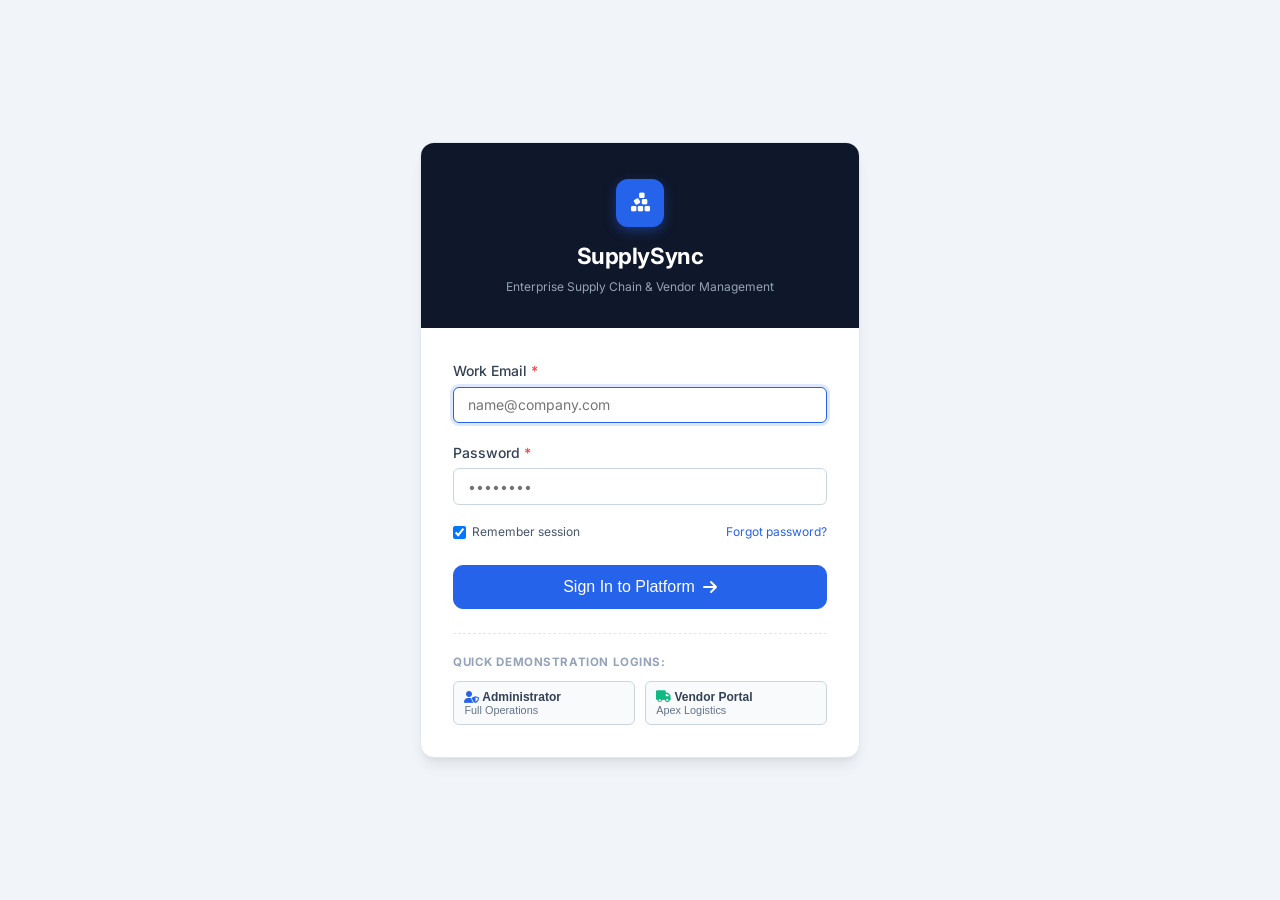
<file: frontend/index.html>
<!DOCTYPE html>
<html lang="en">
<head>
    <meta charset="UTF-8">
    <meta name="viewport" content="width=device-width, initial-scale=1.0">
    <title>SupplySync Enterprise – Supply Chain & Vendor Management</title>
    <link rel="stylesheet" href="https://cdnjs.cloudflare.com/ajax/libs/font-awesome/6.5.1/css/all.min.css">
    <link rel="stylesheet" href="css/style.css">
    <link rel="stylesheet" href="css/components.css">
</head>
<body style="background: linear-gradient(135deg, #0f172a 0%, #1e293b 100%); min-height: 100vh; display: flex; align-items: center; justify-content: center; color: #ffffff;">
    <div style="text-align: center; max-width: 600px; padding: 2.5rem;">
        <div style="width: 72px; height: 72px; background: #2563eb; border-radius: 16px; margin: 0 auto 1.5rem; display: flex; align-items: center; justify-content: center; font-size: 2rem; box-shadow: 0 10px 25px -5px rgba(37, 99, 235, 0.5);">
            <i class="fa-solid fa-cubes-stacked"></i>
        </div>
        <h1 style="font-size: 2.5rem; font-weight: 800; letter-spacing: -0.03em; margin-bottom: 0.5rem;">SupplySync</h1>
        <p style="font-size: 1.1rem; color: #94a3b8; margin-bottom: 2rem;">Enterprise Supply Chain, Inventory & Vendor Management System</p>
        
        <div style="display: flex; gap: 1rem; justify-content: center; flex-wrap: wrap;">
            <a href="login.html" class="btn btn-primary btn-lg" style="min-width: 180px;">
                <i class="fa-solid fa-arrow-right-to-bracket"></i> Go to Login
            </a>
            <a href="dashboard.html" class="btn btn-secondary btn-lg" style="min-width: 180px;">
                <i class="fa-solid fa-chart-pie"></i> Open Dashboard
            </a>
        </div>
        
        <div style="margin-top: 3rem; font-size: 0.8rem; color: #64748b;">
            College Full-Stack Web Development Project &bull; Java Spring Boot 3 &bull; MySQL 8 &bull; Vanilla JS
        </div>
    </div>

    <script src="js/api.js"></script>
    <script src="js/auth.js"></script>
    <script>
        // Automatic redirection logic
        if (Auth.isAuthenticated()) {
            window.location.href = 'dashboard.html';
        } else {
            window.location.href = 'login.html';
        }
    </script>
</body>
</html>
</file>
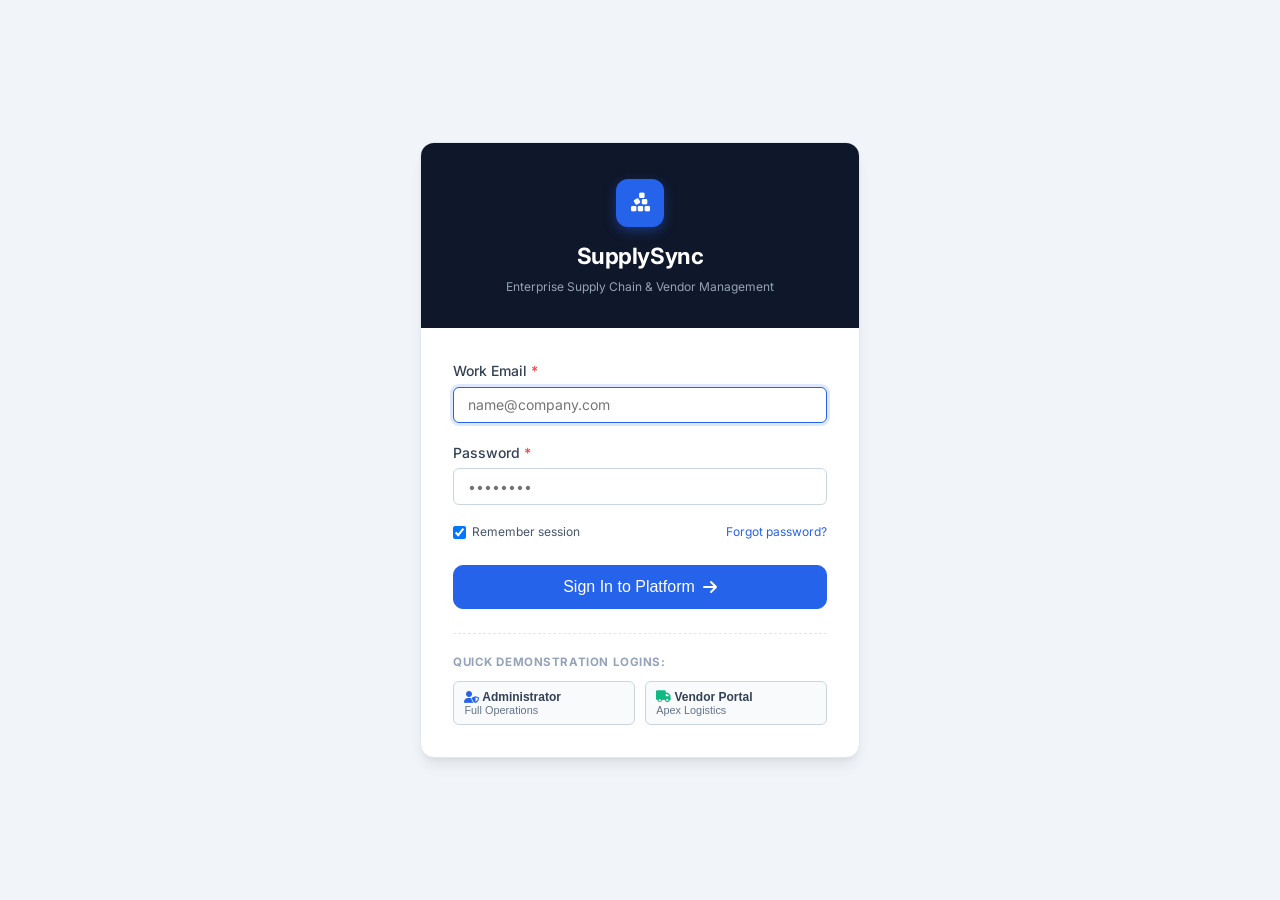
<file: frontend/categories.html>
<!DOCTYPE html>
<html lang="en">
<head>
    <meta charset="UTF-8">
    <meta name="viewport" content="width=device-width, initial-scale=1.0">
    <title>Category Management – SupplySync Enterprise</title>
    <link rel="stylesheet" href="https://cdnjs.cloudflare.com/ajax/libs/font-awesome/6.5.1/css/all.min.css">
    <link rel="stylesheet" href="css/style.css">
    <link rel="stylesheet" href="css/dashboard.css">
    <link rel="stylesheet" href="css/components.css">
    <link rel="stylesheet" href="css/responsive.css">
</head>
<body>
    <div class="app-layout">
        <div id="sidebar-container"></div>

        <div class="main-wrapper">
            <div id="topbar-container"></div>

            <main class="content-container">
                <div class="page-header">
                    <div>
                        <h1 class="page-heading">Category Management</h1>
                        <p class="page-subheading">Classify materials, components, and finished goods for streamlined inventory and reporting</p>
                    </div>
                    <div class="page-actions">
                        <button class="btn btn-primary" onclick="openAddCategoryModal()">
                            <i class="fa-solid fa-plus"></i> Add New Category
                        </button>
                    </div>
                </div>

                <div class="table-container">
                    <table class="data-table">
                        <thead>
                            <tr>
                                <th>Category Name</th>
                                <th>Description</th>
                                <th>Product Count</th>
                                <th>Created Date</th>
                                <th style="width: 200px;">Actions</th>
                            </tr>
                        </thead>
                        <tbody id="categories-tbody">
                            <tr><td colspan="5" style="text-align: center; padding: 3rem;"><i class="fa-solid fa-circle-notch fa-spin"></i> Loading categories...</td></tr>
                        </tbody>
                    </table>
                </div>
            </main>
        </div>
    </div>

    <!-- Add / Edit Category Modal -->
    <div class="modal-overlay" id="category-modal">
        <div class="modal modal-md">
            <div class="modal-header">
                <h3 class="modal-title" id="category-modal-title">Add New Category</h3>
                <button class="modal-close" onclick="Common.closeModal('category-modal')">&times;</button>
            </div>
            <form id="category-form" onsubmit="handleCategoryFormSubmit(event)">
                <div class="modal-body">
                    <input type="hidden" id="category-id">

                    <div class="form-group">
                        <label class="form-label required" for="category-name">Category Name</label>
                        <input type="text" id="category-name" class="form-control" placeholder="e.g. Raw Materials" required>
                    </div>

                    <div class="form-group">
                        <label class="form-label" for="category-description">Description</label>
                        <textarea id="category-description" class="form-control" rows="3" placeholder="Brief definition of items grouped under this category..."></textarea>
                    </div>
                </div>
                <div class="modal-footer">
                    <button type="button" class="btn btn-secondary" onclick="Common.closeModal('category-modal')">Cancel</button>
                    <button type="submit" class="btn btn-primary"><i class="fa-solid fa-floppy-disk"></i> Save Category</button>
                </div>
            </form>
        </div>
    </div>

    <!-- Category Products Modal -->
    <div class="modal-overlay" id="category-products-modal">
        <div class="modal modal-lg">
            <div class="modal-header">
                <h3 class="modal-title" id="category-products-modal-title">Products in Category</h3>
                <button class="modal-close" onclick="Common.closeModal('category-products-modal')">&times;</button>
            </div>
            <div class="modal-body">
                <div class="table-container" style="box-shadow: none;">
                    <table class="data-table">
                        <thead>
                            <tr>
                                <th>Product Name</th>
                                <th>SKU</th>
                                <th>Pricing</th>
                                <th>Status</th>
                            </tr>
                        </thead>
                        <tbody id="category-products-tbody">
                            <tr><td colspan="4" class="table-empty">Loading products...</td></tr>
                        </tbody>
                    </table>
                </div>
            </div>
            <div class="modal-footer">
                <button type="button" class="btn btn-secondary" onclick="Common.closeModal('category-products-modal')">Close</button>
            </div>
        </div>
    </div>

    <script src="js/api.js"></script>
    <script src="js/auth.js"></script>
    <script src="js/common.js"></script>
    <script src="js/categories.js"></script>
    <script>
        document.addEventListener('DOMContentLoaded', () => {
            if (Auth.requireAuth()) {
                Common.initLayout('categories', 'Category Management', 'Supply Chain');
                loadCategories();
            }
        });
    </script>
</body>
</html>
</file>
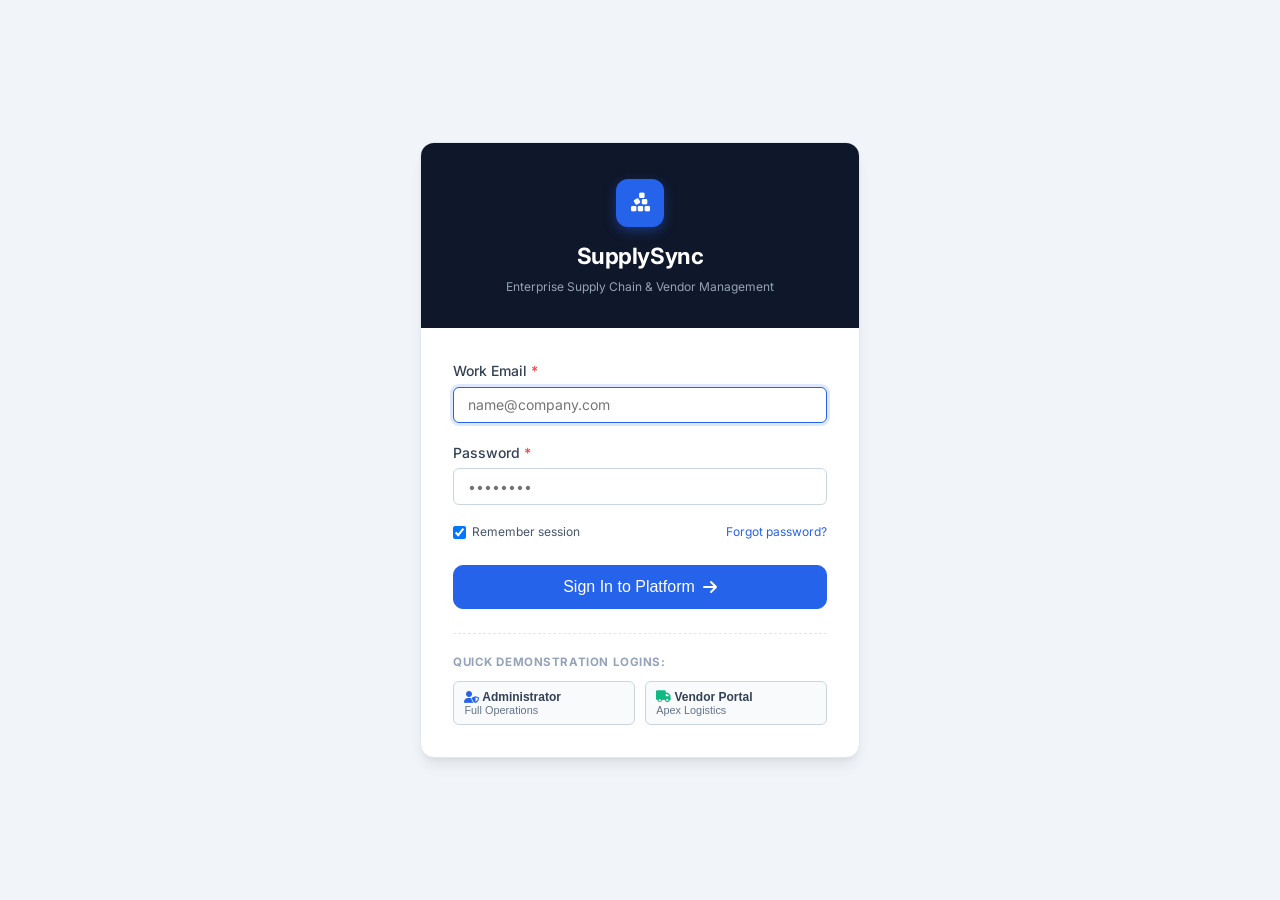
<file: frontend/deliveries.html>
<!DOCTYPE html>
<html lang="en">
<head>
    <meta charset="UTF-8">
    <meta name="viewport" content="width=device-width, initial-scale=1.0">
    <title>Deliveries & Logistics – SupplySync Enterprise</title>
    <link rel="stylesheet" href="https://cdnjs.cloudflare.com/ajax/libs/font-awesome/6.5.1/css/all.min.css">
    <link rel="stylesheet" href="css/style.css">
    <link rel="stylesheet" href="css/dashboard.css">
    <link rel="stylesheet" href="css/components.css">
    <link rel="stylesheet" href="css/responsive.css">
</head>
<body>
    <div class="app-layout">
        <div id="sidebar-container"></div>

        <div class="main-wrapper">
            <div id="topbar-container"></div>

            <main class="content-container">
                <div class="page-header">
                    <div>
                        <h1 class="page-heading">Deliveries & Logistics</h1>
                        <p class="page-subheading">Track carrier consignments, bills of lading, estimated dispatch times, and receiving milestones</p>
                    </div>
                    <div class="page-actions">
                        <button class="btn btn-primary" onclick="openCreateDeliveryModal()">
                            <i class="fa-solid fa-truck-ramp-box"></i> Initiate Tracking
                        </button>
                    </div>
                </div>

                <!-- Filters -->
                <div class="filter-bar">
                    <div class="search-box">
                        <i class="fa-solid fa-magnifying-glass"></i>
                        <input type="text" id="search-input" class="search-input" placeholder="Search by delivery #, PO #, carrier, or tracking ID..." oninput="loadDeliveries()">
                    </div>
                    <div class="filter-actions">
                        <select id="status-filter" class="filter-select" onchange="loadDeliveries()">
                            <option value="">All Shipment Statuses</option>
                            <option value="PREPARING">Preparing</option>
                            <option value="DISPATCHED">Dispatched</option>
                            <option value="IN_TRANSIT">In Transit</option>
                            <option value="OUT_FOR_DELIVERY">Out for Delivery</option>
                            <option value="DELIVERED">Delivered</option>
                            <option value="DELAYED">Delayed</option>
                        </select>
                        <button class="btn btn-secondary" onclick="document.getElementById('search-input').value=''; document.getElementById('status-filter').value=''; loadDeliveries();">
                            <i class="fa-solid fa-rotate-right"></i> Reset
                        </button>
                    </div>
                </div>

                <!-- Deliveries Table -->
                <div class="table-container">
                    <table class="data-table">
                        <thead>
                            <tr>
                                <th>Delivery #</th>
                                <th>Purchase Order</th>
                                <th>Vendor</th>
                                <th>Carrier & Tracking</th>
                                <th>Expected Arrival</th>
                                <th>Shipment Status</th>
                                <th style="width: 170px;">Actions</th>
                            </tr>
                        </thead>
                        <tbody id="deliveries-tbody">
                            <tr><td colspan="7" style="text-align: center; padding: 3rem;"><i class="fa-solid fa-circle-notch fa-spin"></i> Loading freight records...</td></tr>
                        </tbody>
                    </table>
                </div>
            </main>
        </div>
    </div>

    <!-- Create Delivery Modal -->
    <div class="modal-overlay" id="create-delivery-modal">
        <div class="modal modal-md">
            <div class="modal-header">
                <div>
                    <h3 class="modal-title">Initiate Shipment Tracking</h3>
                    <p class="card-subtitle">Link logistics details to an active Purchase Order</p>
                </div>
                <button class="modal-close" onclick="Common.closeModal('create-delivery-modal')">&times;</button>
            </div>
            <form id="delivery-form" onsubmit="handleDeliveryFormSubmit(event)">
                <div class="modal-body">
                    <div class="form-group">
                        <label class="form-label required" for="del-po-select">Purchase Order</label>
                        <select id="del-po-select" class="form-control" required>
                            <option value="">Select Purchase Order...</option>
                        </select>
                    </div>

                    <div class="form-row">
                        <div class="form-group">
                            <label class="form-label required" for="del-carrier">Freight Carrier</label>
                            <input type="text" id="del-carrier" class="form-control" placeholder="e.g. FedEx, DHL, BlueDart, Freight Hub" required>
                        </div>
                        <div class="form-group">
                            <label class="form-label required" for="del-tracking">Tracking Number</label>
                            <input type="text" id="del-tracking" class="form-control" placeholder="e.g. TRK-98327110" required>
                        </div>
                    </div>

                    <div class="form-row">
                        <div class="form-group">
                            <label class="form-label required" for="del-expected-date">Expected Delivery Date</label>
                            <input type="date" id="del-expected-date" class="form-control" required>
                        </div>
                        <div class="form-group">
                            <label class="form-label" for="del-status">Initial Status</label>
                            <select id="del-status" class="form-control">
                                <option value="PREPARING">Preparing</option>
                                <option value="DISPATCHED">Dispatched</option>
                                <option value="IN_TRANSIT">In Transit</option>
                            </select>
                        </div>
                    </div>

                    <div class="form-group">
                        <label class="form-label" for="del-notes">Waybill Notes & Manifest</label>
                        <textarea id="del-notes" class="form-control" rows="2" placeholder="Driver contact, pallet count, temperature control requirements..."></textarea>
                    </div>
                </div>
                <div class="modal-footer">
                    <button type="button" class="btn btn-secondary" onclick="Common.closeModal('create-delivery-modal')">Cancel</button>
                    <button type="submit" class="btn btn-primary"><i class="fa-solid fa-truck"></i> Start Tracking</button>
                </div>
            </form>
        </div>
    </div>

    <!-- Update Delivery Status Modal -->
    <div class="modal-overlay" id="update-delivery-status-modal">
        <div class="modal modal-sm">
            <div class="modal-header">
                <h3 class="modal-title">Update Shipment Status</h3>
                <button class="modal-close" onclick="Common.closeModal('update-delivery-status-modal')">&times;</button>
            </div>
            <form id="update-del-form" onsubmit="handleDeliveryStatusSubmit(event)">
                <div class="modal-body">
                    <input type="hidden" id="update-del-id">

                    <div class="form-group">
                        <label class="form-label required" for="update-del-status">Shipment Progress</label>
                        <select id="update-del-status" class="form-control" required>
                            <option value="PREPARING">PREPARING</option>
                            <option value="DISPATCHED">DISPATCHED</option>
                            <option value="IN_TRANSIT">IN TRANSIT</option>
                            <option value="OUT_FOR_DELIVERY">OUT FOR DELIVERY</option>
                            <option value="DELIVERED">DELIVERED (Triggers Receipt)</option>
                            <option value="DELAYED">DELAYED</option>
                        </select>
                        <span class="form-hint" style="margin-top: 0.5rem; display: block;">
                            <i class="fa-solid fa-circle-info"></i> Marking as <strong>DELIVERED</strong> completes the order and confirms warehouse intake.
                        </span>
                    </div>
                </div>
                <div class="modal-footer">
                    <button type="button" class="btn btn-secondary" onclick="Common.closeModal('update-delivery-status-modal')">Cancel</button>
                    <button type="submit" class="btn btn-primary">Update Status</button>
                </div>
            </form>
        </div>
    </div>

    <!-- Track Shipment Details & Stepper Modal -->
    <div class="modal-overlay" id="track-delivery-modal">
        <div class="modal modal-lg">
            <div class="modal-header">
                <div>
                    <h3 class="modal-title">Consignment <span id="track-delivery-number">-</span></h3>
                    <p class="card-subtitle">Real-time fulfillment timeline and carrier milestones</p>
                </div>
                <button class="modal-close" onclick="Common.closeModal('track-delivery-modal')">&times;</button>
            </div>
            <div class="modal-body">
                <!-- Visual Stepper -->
                <div class="delivery-stepper">
                    <div class="step-item" id="step-preparing">
                        <div class="step-circle"><i class="fa-solid fa-box"></i></div>
                        <span class="step-label">Preparing</span>
                    </div>
                    <div class="step-item" id="step-dispatched">
                        <div class="step-circle"><i class="fa-solid fa-warehouse"></i></div>
                        <span class="step-label">Dispatched</span>
                    </div>
                    <div class="step-item" id="step-in_transit">
                        <div class="step-circle"><i class="fa-solid fa-truck"></i></div>
                        <span class="step-label">In Transit</span>
                    </div>
                    <div class="step-item" id="step-out_for_delivery">
                        <div class="step-circle"><i class="fa-solid fa-road"></i></div>
                        <span class="step-label">Out for Delivery</span>
                    </div>
                    <div class="step-item" id="step-delivered">
                        <div class="step-circle"><i class="fa-solid fa-check"></i></div>
                        <span class="step-label">Delivered</span>
                    </div>
                </div>

                <div class="po-address-grid">
                    <div class="po-address-box">
                        <div class="po-address-heading">Shipment Information</div>
                        <p><strong>Associated PO:</strong> <span id="track-po-number">-</span></p>
                        <p><strong>Vendor Supplier:</strong> <span id="track-vendor">-</span></p>
                        <p><strong>Current Status:</strong> <span id="track-status-badge">-</span></p>
                        <p><strong>Scheduled Due:</strong> <span id="track-expected">-</span></p>
                    </div>
                    <div class="po-address-box">
                        <div class="po-address-heading">Logistics Carrier Details</div>
                        <p><strong>Freight Carrier:</strong> <span id="track-carrier">-</span></p>
                        <p><strong>Tracking Number:</strong> <code id="track-number">-</code></p>
                        <p><strong>Recipient Dock:</strong> <span id="track-recipient">-</span></p>
                        <p><strong>Waybill Notes:</strong> <span id="track-notes">-</span></p>
                    </div>
                </div>
            </div>
            <div class="modal-footer">
                <button type="button" class="btn btn-secondary" onclick="Common.closeModal('track-delivery-modal')">Close</button>
            </div>
        </div>
    </div>

    <script src="js/api.js"></script>
    <script src="js/auth.js"></script>
    <script src="js/common.js"></script>
    <script src="js/deliveries.js"></script>
    <script>
        document.addEventListener('DOMContentLoaded', () => {
            if (Auth.requireAuth()) {
                Common.initLayout('deliveries', 'Deliveries & Logistics', 'Operations');
                initDeliveriesPage();
            }
        });
    </script>
</body>
</html>
</file>
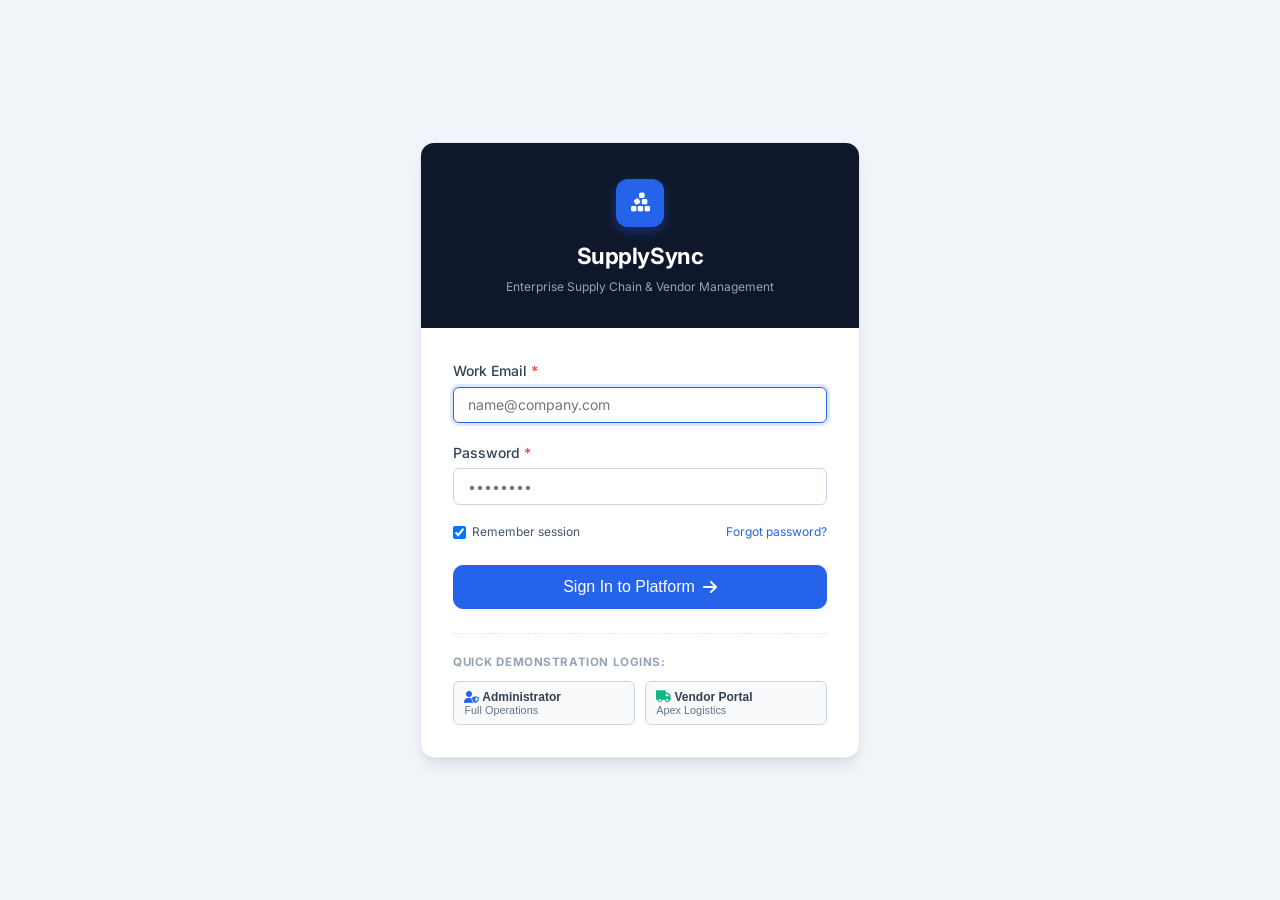
<file: frontend/inventory.html>
<!DOCTYPE html>
<html lang="en">
<head>
    <meta charset="UTF-8">
    <meta name="viewport" content="width=device-width, initial-scale=1.0">
    <title>Inventory Management – SupplySync Enterprise</title>
    <link rel="stylesheet" href="https://cdnjs.cloudflare.com/ajax/libs/font-awesome/6.5.1/css/all.min.css">
    <link rel="stylesheet" href="css/style.css">
    <link rel="stylesheet" href="css/dashboard.css">
    <link rel="stylesheet" href="css/components.css">
    <link rel="stylesheet" href="css/responsive.css">
</head>
<body>
    <div class="app-layout">
        <div id="sidebar-container"></div>

        <div class="main-wrapper">
            <div id="topbar-container"></div>

            <main class="content-container">
                <div class="page-header">
                    <div>
                        <h1 class="page-heading">Inventory Management</h1>
                        <p class="page-subheading">Live stock levels, safety thresholds, inventory valuation, and restock alerts</p>
                    </div>
                    <div class="page-actions">
                        <a href="transactions.html" class="btn btn-secondary">
                            <i class="fa-solid fa-clock-rotate-left"></i> Stock Movement Logs
                        </a>
                    </div>
                </div>

                <!-- KPI Ribbon -->
                <div class="stats-grid" style="grid-template-columns: repeat(3, 1fr); margin-bottom: 1.25rem;">
                    <div class="stat-card">
                        <div class="stat-details">
                            <span class="stat-label">Total Units In Stock</span>
                            <span class="stat-value" id="summary-total-units">0</span>
                            <span class="stat-subtext">Across all warehouse bins</span>
                        </div>
                        <div class="stat-icon primary"><i class="fa-solid fa-boxes-stacked"></i></div>
                    </div>
                    <div class="stat-card">
                        <div class="stat-details">
                            <span class="stat-label">Low Stock Alerts</span>
                            <span class="stat-value" id="summary-low-stock" style="color: var(--danger);">0</span>
                            <span class="stat-subtext">Requires procurement order</span>
                        </div>
                        <div class="stat-icon danger"><i class="fa-solid fa-triangle-exclamation"></i></div>
                    </div>
                    <div class="stat-card">
                        <div class="stat-details">
                            <span class="stat-label">Total Stock Valuation</span>
                            <span class="stat-value" id="summary-total-val" style="color: var(--success);">$0.00</span>
                            <span class="stat-subtext">Current asset value</span>
                        </div>
                        <div class="stat-icon success"><i class="fa-solid fa-coins"></i></div>
                    </div>
                </div>

                <!-- Filters -->
                <div class="filter-bar">
                    <div class="search-box">
                        <i class="fa-solid fa-magnifying-glass"></i>
                        <input type="text" id="search-input" class="search-input" placeholder="Search inventory by product name or SKU..." oninput="loadInventory()">
                    </div>
                    <div class="filter-actions">
                        <select id="category-filter" class="filter-select" onchange="loadInventory()">
                            <option value="">All Categories</option>
                        </select>
                        <label style="display: flex; align-items: center; gap: 0.5rem; font-size: var(--font-size-sm); cursor: pointer; color: var(--slate-700); font-weight: 500;">
                            <input type="checkbox" id="low-stock-filter" onchange="loadInventory()">
                            <span>Show Low Stock Only</span>
                        </label>
                        <button class="btn btn-secondary" onclick="document.getElementById('search-input').value=''; document.getElementById('category-filter').value=''; document.getElementById('low-stock-filter').checked=false; loadInventory();">
                            <i class="fa-solid fa-rotate-right"></i> Reset
                        </button>
                    </div>
                </div>

                <!-- Inventory Table -->
                <div class="table-container">
                    <table class="data-table">
                        <thead>
                            <tr>
                                <th>Product Name & SKU</th>
                                <th>Category</th>
                                <th>Available Stock</th>
                                <th>Safety Limits (Min/Max)</th>
                                <th>Unit Price</th>
                                <th>Total Valuation</th>
                                <th>Stock Health</th>
                                <th style="width: 170px;">Actions</th>
                            </tr>
                        </thead>
                        <tbody id="inventory-tbody">
                            <tr><td colspan="8" style="text-align: center; padding: 3rem;"><i class="fa-solid fa-circle-notch fa-spin"></i> Loading warehouse inventory...</td></tr>
                        </tbody>
                    </table>
                </div>
            </main>
        </div>
    </div>

    <!-- Adjust Stock Modal -->
    <div class="modal-overlay" id="adjust-stock-modal">
        <div class="modal modal-md">
            <div class="modal-header">
                <div>
                    <h3 class="modal-title">Adjust Stock Level</h3>
                    <p class="card-subtitle" id="adjust-product-name">-</p>
                </div>
                <button class="modal-close" onclick="Common.closeModal('adjust-stock-modal')">&times;</button>
            </div>
            <form id="adjust-form" onsubmit="handleAdjustSubmit(event)">
                <div class="modal-body">
                    <input type="hidden" id="adjust-product-id">

                    <div style="background: var(--slate-50); border: 1px solid var(--slate-200); padding: 0.85rem; border-radius: var(--radius-sm); margin-bottom: 1.25rem;">
                        <span style="font-size: var(--font-size-xs); color: var(--slate-500); text-transform: uppercase; font-weight: 700;">Current Available Quantity:</span>
                        <div style="font-size: 1.5rem; font-weight: 700; color: var(--navy-900);" id="adjust-current-stock">0</div>
                    </div>

                    <div class="form-group">
                        <label class="form-label required" for="adjust-type">Adjustment Type</label>
                        <select id="adjust-type" class="form-control" required>
                            <option value="STOCK_ADDED">Add Stock (+ Units)</option>
                            <option value="STOCK_REMOVED">Remove Stock (- Units)</option>
                            <option value="MANUAL_ADJUSTMENT">Manual Override (Set Absolute Count)</option>
                        </select>
                    </div>

                    <div class="form-group">
                        <label class="form-label required" for="adjust-quantity">Quantity Units</label>
                        <input type="number" id="adjust-quantity" class="form-control" min="1" placeholder="Enter units..." required>
                    </div>

                    <div class="form-group">
                        <label class="form-label" for="adjust-reason">Audit Reason / Order Reference</label>
                        <input type="text" id="adjust-reason" class="form-control" placeholder="e.g. Cycle count adjustment, damaged goods write-off...">
                    </div>
                </div>
                <div class="modal-footer">
                    <button type="button" class="btn btn-secondary" onclick="Common.closeModal('adjust-stock-modal')">Cancel</button>
                    <button type="submit" class="btn btn-primary"><i class="fa-solid fa-check"></i> Apply Adjustment</button>
                </div>
            </form>
        </div>
    </div>

    <!-- Threshold Modal -->
    <div class="modal-overlay" id="threshold-modal">
        <div class="modal modal-md">
            <div class="modal-header">
                <div>
                    <h3 class="modal-title">Configure Safety Thresholds</h3>
                    <p class="card-subtitle" id="threshold-product-name">-</p>
                </div>
                <button class="modal-close" onclick="Common.closeModal('threshold-modal')">&times;</button>
            </div>
            <form id="threshold-form" onsubmit="handleThresholdSubmit(event)">
                <div class="modal-body">
                    <input type="hidden" id="threshold-inv-id">

                    <div class="form-group">
                        <label class="form-label required" for="threshold-min">Minimum Stock Level (Trigger Low-Stock Alert)</label>
                        <input type="number" id="threshold-min" class="form-control" min="0" required>
                        <span class="form-hint">Whenever available quantity drops to or below this level, an alert is raised.</span>
                    </div>

                    <div class="form-group">
                        <label class="form-label required" for="threshold-max">Maximum Stock Level (Capacity Cap)</label>
                        <input type="number" id="threshold-max" class="form-control" min="1" required>
                        <span class="form-hint">Maximum recommended storage units to prevent warehouse overfilling.</span>
                    </div>
                </div>
                <div class="modal-footer">
                    <button type="button" class="btn btn-secondary" onclick="Common.closeModal('threshold-modal')">Cancel</button>
                    <button type="submit" class="btn btn-primary"><i class="fa-solid fa-floppy-disk"></i> Save Limits</button>
                </div>
            </form>
        </div>
    </div>

    <script src="js/api.js"></script>
    <script src="js/auth.js"></script>
    <script src="js/common.js"></script>
    <script src="js/inventory.js"></script>
    <script>
        document.addEventListener('DOMContentLoaded', () => {
            if (Auth.requireAuth()) {
                Common.initLayout('inventory', 'Inventory Management', 'Supply Chain');
                initInventoryPage();
            }
        });
    </script>
</body>
</html>
</file>
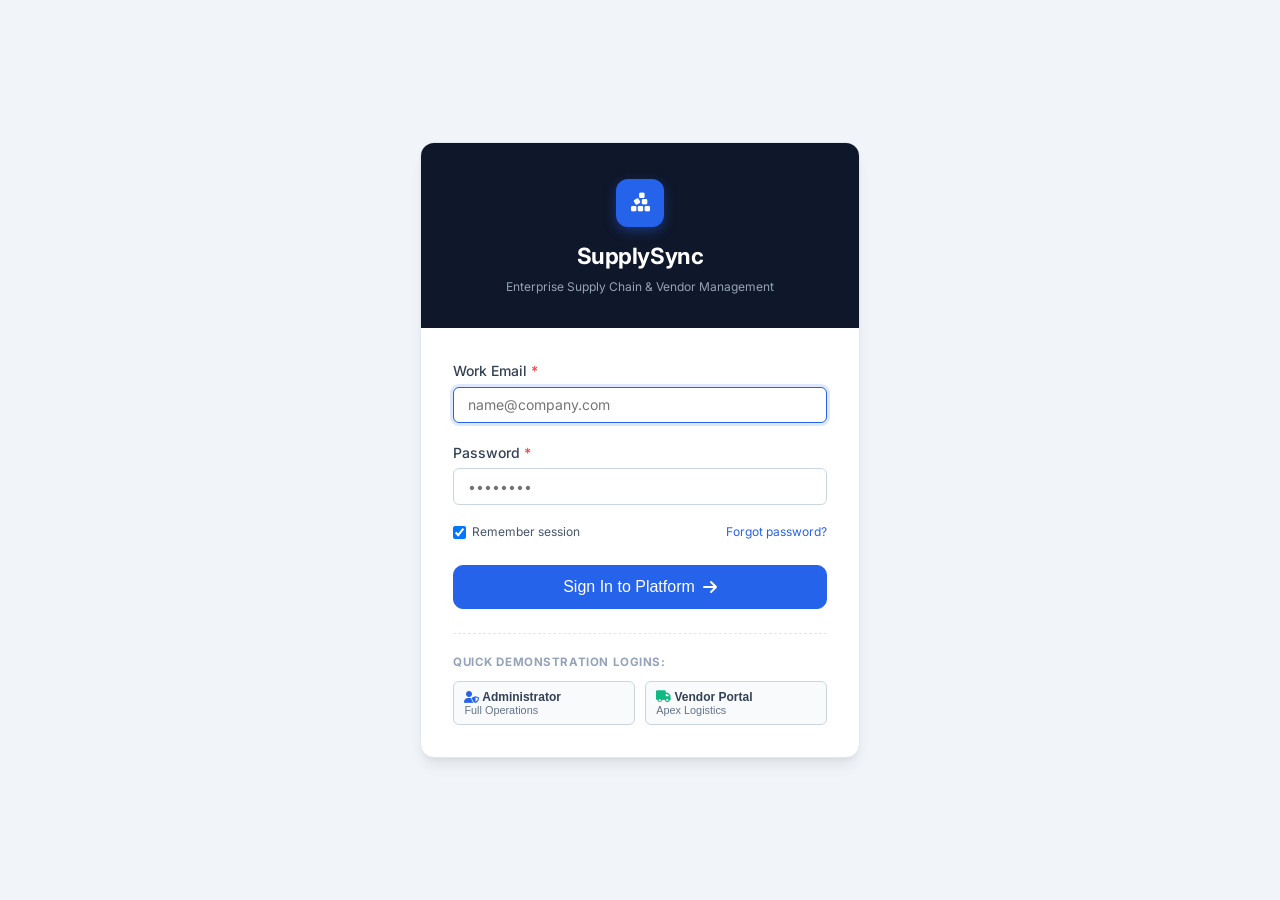
<file: frontend/login.html>
<!DOCTYPE html>
<html lang="en">
<head>
    <meta charset="UTF-8">
    <meta name="viewport" content="width=device-width, initial-scale=1.0">
    <title>Sign In – SupplySync Enterprise</title>
    <link rel="stylesheet" href="https://cdnjs.cloudflare.com/ajax/libs/font-awesome/6.5.1/css/all.min.css">
    <link rel="stylesheet" href="css/style.css">
    <link rel="stylesheet" href="css/components.css">
    <style>
        body {
            min-height: 100vh;
            display: flex;
            align-items: center;
            justify-content: center;
            background-color: var(--slate-100);
            padding: 1.5rem;
        }

        .login-card {
            background: #ffffff;
            border-radius: var(--radius-lg);
            border: 1px solid var(--slate-200);
            box-shadow: var(--shadow-lg);
            width: 100%;
            max-width: 440px;
            overflow: hidden;
        }

        .login-header {
            background-color: var(--navy-900);
            color: #ffffff;
            padding: 2.25rem 2rem 2rem 2rem;
            text-align: center;
            position: relative;
        }

        .login-brand-icon {
            width: 48px;
            height: 48px;
            background: #2563eb;
            border-radius: 12px;
            display: inline-flex;
            align-items: center;
            justify-content: center;
            font-size: 1.35rem;
            margin-bottom: 0.75rem;
            box-shadow: 0 4px 12px rgba(37, 99, 235, 0.4);
        }

        .login-title {
            font-size: 1.4rem;
            font-weight: 700;
            color: #ffffff;
            letter-spacing: -0.02em;
        }

        .login-subtitle {
            font-size: var(--font-size-xs);
            color: var(--slate-400);
            margin-top: 0.35rem;
        }

        .login-body {
            padding: 2rem;
        }

        .demo-badges-container {
            margin-top: 1.5rem;
            padding-top: 1.25rem;
            border-top: 1px dashed var(--slate-200);
        }

        .demo-label {
            font-size: 0.72rem;
            font-weight: 700;
            text-transform: uppercase;
            color: var(--slate-400);
            letter-spacing: 0.05em;
            margin-bottom: 0.6rem;
            display: block;
        }

        .demo-buttons-row {
            display: grid;
            grid-template-columns: 1fr 1fr;
            gap: 0.6rem;
        }

        .demo-btn {
            background-color: var(--slate-50);
            border: 1px solid var(--slate-300);
            padding: 0.5rem 0.65rem;
            border-radius: var(--radius-sm);
            font-size: 0.75rem;
            color: var(--slate-700);
            font-weight: 500;
            cursor: pointer;
            transition: var(--transition);
            text-align: left;
        }

        .demo-btn:hover {
            background-color: var(--primary-light);
            border-color: var(--primary-border);
            color: var(--primary-hover);
        }
    </style>
</head>
<body>
    <div class="login-card">
        <div class="login-header">
            <div class="login-brand-icon">
                <i class="fa-solid fa-cubes-stacked"></i>
            </div>
            <h1 class="login-title">SupplySync</h1>
            <p class="login-subtitle">Enterprise Supply Chain & Vendor Management</p>
        </div>

        <div class="login-body">
            <form id="login-form">
                <div class="form-group">
                    <label class="form-label required" for="email">Work Email</label>
                    <div style="position: relative;">
                        <input type="email" id="email" class="form-control" placeholder="name@company.com" required autofocus>
                    </div>
                </div>

                <div class="form-group">
                    <label class="form-label required" for="password">Password</label>
                    <div style="position: relative;">
                        <input type="password" id="password" class="form-control" placeholder="••••••••" required>
                    </div>
                </div>

                <div style="display: flex; justify-content: space-between; align-items: center; margin-bottom: 1.5rem; font-size: var(--font-size-xs);">
                    <label style="display: flex; align-items: center; gap: 0.4rem; cursor: pointer; color: var(--slate-600);">
                        <input type="checkbox" id="remember-me" checked>
                        <span>Remember session</span>
                    </label>
                    <a href="javascript:void(0)" onclick="alert('Please contact your administrator at admin@supplysync.com to reset credentials.')" style="color: var(--primary);">Forgot password?</a>
                </div>

                <button type="submit" id="btn-submit" class="btn btn-primary btn-lg" style="width: 100%;">
                    <span>Sign In to Platform</span>
                    <i class="fa-solid fa-arrow-right"></i>
                </button>
            </form>

            <div class="demo-badges-container">
                <span class="demo-label">Quick Demonstration Logins:</span>
                <div class="demo-buttons-row">
                    <button type="button" class="demo-btn" onclick="fillCredentials('admin@supplysync.com', 'admin123')">
                        <div style="font-weight: 700;"><i class="fa-solid fa-user-shield" style="color: #2563eb;"></i> Administrator</div>
                        <div style="font-size: 0.68rem; color: var(--slate-500);">Full Operations</div>
                    </button>
                    <button type="button" class="demo-btn" onclick="fillCredentials('vendor@apexsupplies.com', 'vendor123')">
                        <div style="font-weight: 700;"><i class="fa-solid fa-truck" style="color: #10b981;"></i> Vendor Portal</div>
                        <div style="font-size: 0.68rem; color: var(--slate-500);">Apex Logistics</div>
                    </button>
                </div>
            </div>
        </div>
    </div>

    <script src="js/api.js"></script>
    <script src="js/auth.js"></script>
    <script src="js/common.js"></script>
    <script>
        function fillCredentials(email, pwd) {
            document.getElementById('email').value = email;
            document.getElementById('password').value = pwd;
            Common.showToast(`Loaded ${email} credentials. Click "Sign In"!`, 'info');
        }

        document.getElementById('login-form').addEventListener('submit', async (e) => {
            e.preventDefault();
            const email = document.getElementById('email').value.trim();
            const password = document.getElementById('password').value;
            const submitBtn = document.getElementById('btn-submit');

            try {
                submitBtn.disabled = true;
                submitBtn.innerHTML = '<i class="fa-solid fa-circle-notch fa-spin"></i> Authenticating...';

                const userData = await Auth.login(email, password);
                Common.showToast(`Welcome back, ${userData.fullName}!`, 'success');
                setTimeout(() => {
                    window.location.href = 'dashboard.html';
                }, 400);
            } catch (err) {
                Common.showToast(err.message || 'Invalid email or password', 'error', 'Authentication Failed');
                submitBtn.disabled = false;
                submitBtn.innerHTML = '<span>Sign In to Platform</span> <i class="fa-solid fa-arrow-right"></i>';
            }
        });
    </script>
</body>
</html>
</file>
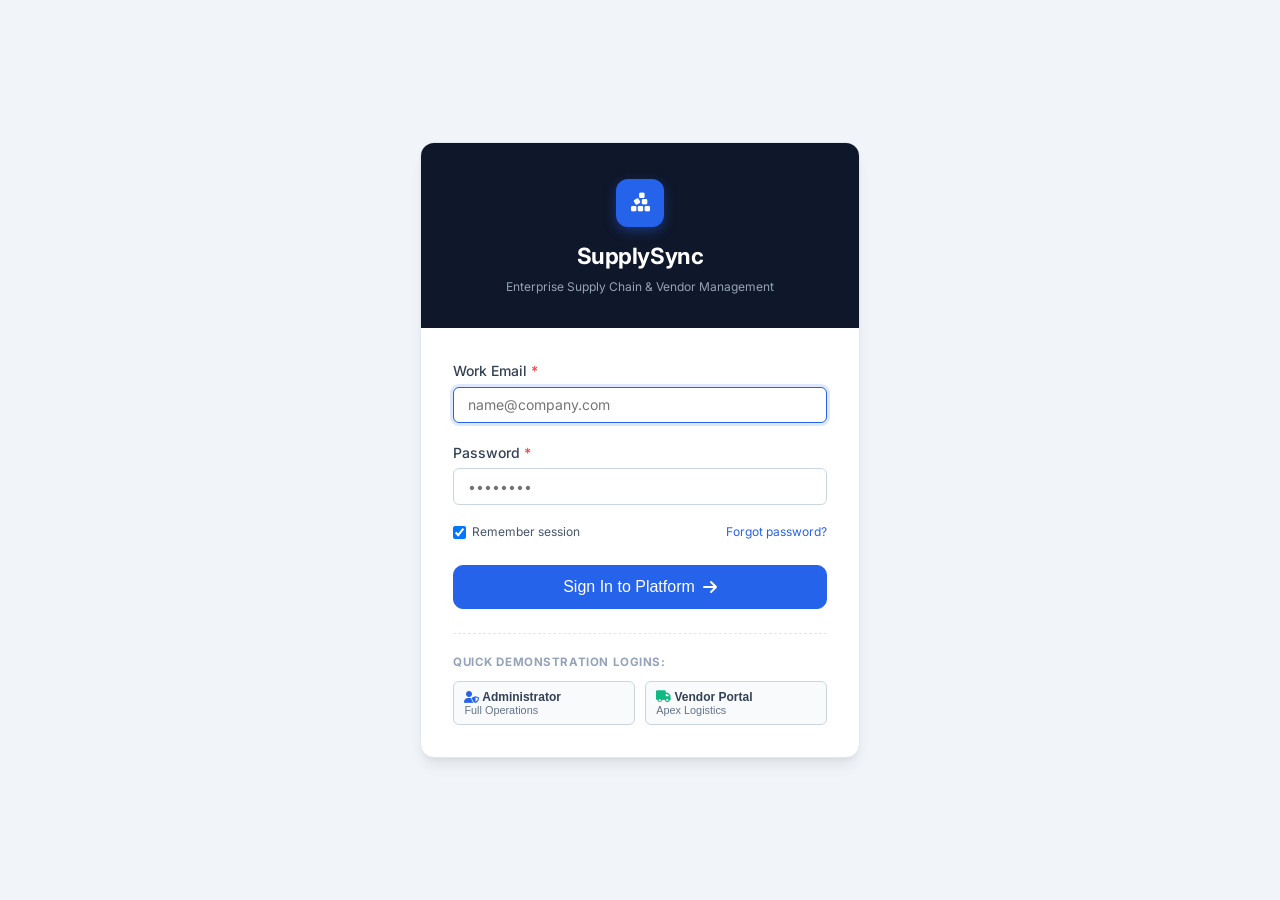
<file: frontend/procurement.html>
<!DOCTYPE html>
<html lang="en">
<head>
    <meta charset="UTF-8">
    <meta name="viewport" content="width=device-width, initial-scale=1.0">
    <title>Procurement Requisitions – SupplySync Enterprise</title>
    <link rel="stylesheet" href="https://cdnjs.cloudflare.com/ajax/libs/font-awesome/6.5.1/css/all.min.css">
    <link rel="stylesheet" href="css/style.css">
    <link rel="stylesheet" href="css/dashboard.css">
    <link rel="stylesheet" href="css/components.css">
    <link rel="stylesheet" href="css/responsive.css">
</head>
<body>
    <div class="app-layout">
        <div id="sidebar-container"></div>

        <div class="main-wrapper">
            <div id="topbar-container"></div>

            <main class="content-container">
                <div class="page-header">
                    <div>
                        <h1 class="page-heading">Procurement Requisitions</h1>
                        <p class="page-subheading">Manage material requisition requests, multi-vendor estimates, and PO conversion approval workflows</p>
                    </div>
                    <div class="page-actions">
                        <button class="btn btn-primary" onclick="openCreatePrModal()">
                            <i class="fa-solid fa-plus"></i> New Requisition
                        </button>
                    </div>
                </div>

                <!-- Filters -->
                <div class="filter-bar">
                    <div class="search-box">
                        <i class="fa-solid fa-magnifying-glass"></i>
                        <input type="text" id="search-input" class="search-input" placeholder="Search by PR number or vendor..." oninput="loadProcurementRequests()">
                    </div>
                    <div class="filter-actions">
                        <select id="status-filter" class="filter-select" onchange="loadProcurementRequests()">
                            <option value="">All Statuses</option>
                            <option value="PENDING">Pending Approval</option>
                            <option value="APPROVED">Approved</option>
                            <option value="CONVERTED_TO_ORDER">Converted to PO</option>
                            <option value="REJECTED">Rejected</option>
                        </select>
                        <button class="btn btn-secondary" onclick="document.getElementById('search-input').value=''; document.getElementById('status-filter').value=''; loadProcurementRequests();">
                            <i class="fa-solid fa-rotate-right"></i> Reset
                        </button>
                    </div>
                </div>

                <!-- Procurement Requests Table -->
                <div class="table-container">
                    <table class="data-table">
                        <thead>
                            <tr>
                                <th>PR Number</th>
                                <th>Assigned Vendor</th>
                                <th>Requested By</th>
                                <th>Request Date</th>
                                <th>Estimated Total</th>
                                <th>Approval Status</th>
                                <th style="width: 220px;">Actions</th>
                            </tr>
                        </thead>
                        <tbody id="procurement-tbody">
                            <tr><td colspan="7" style="text-align: center; padding: 3rem;"><i class="fa-solid fa-circle-notch fa-spin"></i> Loading requisitions...</td></tr>
                        </tbody>
                    </table>
                </div>
            </main>
        </div>
    </div>

    <!-- Create Procurement Request Modal -->
    <div class="modal-overlay" id="create-pr-modal">
        <div class="modal modal-xl">
            <div class="modal-header">
                <div>
                    <h3 class="modal-title">Create Procurement Requisition</h3>
                    <p class="card-subtitle">Draft a requisition and specify required quantities for quotation</p>
                </div>
                <button class="modal-close" onclick="Common.closeModal('create-pr-modal')">&times;</button>
            </div>
            <form id="pr-form" onsubmit="handlePrFormSubmit(event)">
                <div class="modal-body">
                    <div class="form-row" style="margin-bottom: 1.25rem;">
                        <div class="form-group" style="flex: 2;">
                            <label class="form-label required" for="pr-vendor">Target Vendor</label>
                            <select id="pr-vendor" class="form-control" required>
                                <option value="">Select Vendor...</option>
                            </select>
                        </div>
                        <div class="form-group" style="flex: 3;">
                            <label class="form-label" for="pr-notes">Requisition Notes & Justification</label>
                            <input type="text" id="pr-notes" class="form-control" placeholder="e.g. Urgent Q4 production replenishment...">
                        </div>
                    </div>

                    <div style="display: flex; justify-content: space-between; align-items: center; margin-bottom: 0.75rem;">
                        <h4 style="font-size: 0.95rem; font-weight: 700; color: var(--navy-900);">Requisition Line Items</h4>
                        <button type="button" class="btn btn-sm btn-secondary" onclick="addPrItemRow()">
                            <i class="fa-solid fa-plus"></i> Add Another Item
                        </button>
                    </div>

                    <div class="table-container" style="box-shadow: none; border: 1px solid var(--slate-200); margin-bottom: 1.25rem;">
                        <table class="data-table">
                            <thead>
                                <tr>
                                    <th style="width: 45%;">Product</th>
                                    <th style="width: 15%;">Quantity</th>
                                    <th style="width: 20%;">Est. Unit Price ($)</th>
                                    <th style="width: 15%;">Subtotal</th>
                                    <th style="width: 5%;"></th>
                                </tr>
                            </thead>
                            <tbody id="pr-items-tbody"></tbody>
                        </table>
                    </div>

                    <div style="text-align: right; padding: 0.75rem 1rem; background: var(--slate-50); border-radius: var(--radius-sm); border: 1px solid var(--slate-200);">
                        <span style="font-size: var(--font-size-sm); color: var(--slate-500); font-weight: 600;">Total Estimated Expenditure: </span>
                        <span style="font-size: 1.35rem; font-weight: 800; color: var(--navy-900);" id="pr-grand-total">$0.00</span>
                    </div>
                </div>
                <div class="modal-footer">
                    <button type="button" class="btn btn-secondary" onclick="Common.closeModal('create-pr-modal')">Cancel</button>
                    <button type="submit" class="btn btn-primary"><i class="fa-solid fa-paper-plane"></i> Submit Requisition</button>
                </div>
            </form>
        </div>
    </div>

    <!-- View PR Details Modal -->
    <div class="modal-overlay" id="view-pr-modal">
        <div class="modal modal-lg">
            <div class="modal-header">
                <div>
                    <h3 class="modal-title">Requisition <span id="view-pr-number">-</span></h3>
                    <p class="card-subtitle">Detailed item specification and status</p>
                </div>
                <button class="modal-close" onclick="Common.closeModal('view-pr-modal')">&times;</button>
            </div>
            <div class="modal-body">
                <div class="po-address-grid" style="margin-bottom: 1.25rem;">
                    <div class="po-address-box">
                        <div class="po-address-heading">Requisition Summary</div>
                        <p><strong>Vendor:</strong> <span id="view-pr-vendor">-</span></p>
                        <p><strong>Requester:</strong> <span id="view-pr-requester">-</span></p>
                        <p><strong>Submitted:</strong> <span id="view-pr-date">-</span></p>
                    </div>
                    <div class="po-address-box">
                        <div class="po-address-heading">Status & Notes</div>
                        <p><strong>Status:</strong> <span id="view-pr-status">-</span></p>
                        <p><strong>Notes:</strong> <span id="view-pr-notes">-</span></p>
                    </div>
                </div>

                <div class="table-container" style="box-shadow: none;">
                    <table class="data-table">
                        <thead>
                            <tr>
                                <th>Product Item</th>
                                <th>Quantity</th>
                                <th>Est. Unit Price</th>
                                <th>Subtotal</th>
                            </tr>
                        </thead>
                        <tbody id="view-pr-items-tbody"></tbody>
                    </table>
                </div>

                <div style="text-align: right; margin-top: 1rem; font-size: 1.15rem; font-weight: 700;">
                    Total: <span id="view-pr-total" style="color: var(--primary);">$0.00</span>
                </div>
            </div>
            <div class="modal-footer">
                <button type="button" class="btn btn-secondary" onclick="Common.closeModal('view-pr-modal')">Close</button>
            </div>
        </div>
    </div>

    <script src="js/api.js"></script>
    <script src="js/auth.js"></script>
    <script src="js/common.js"></script>
    <script src="js/procurement.js"></script>
    <script>
        document.addEventListener('DOMContentLoaded', () => {
            if (Auth.requireAuth()) {
                Common.initLayout('procurement', 'Procurement Management', 'Operations');
                initProcurementPage();
            }
        });
    </script>
</body>
</html>
</file>
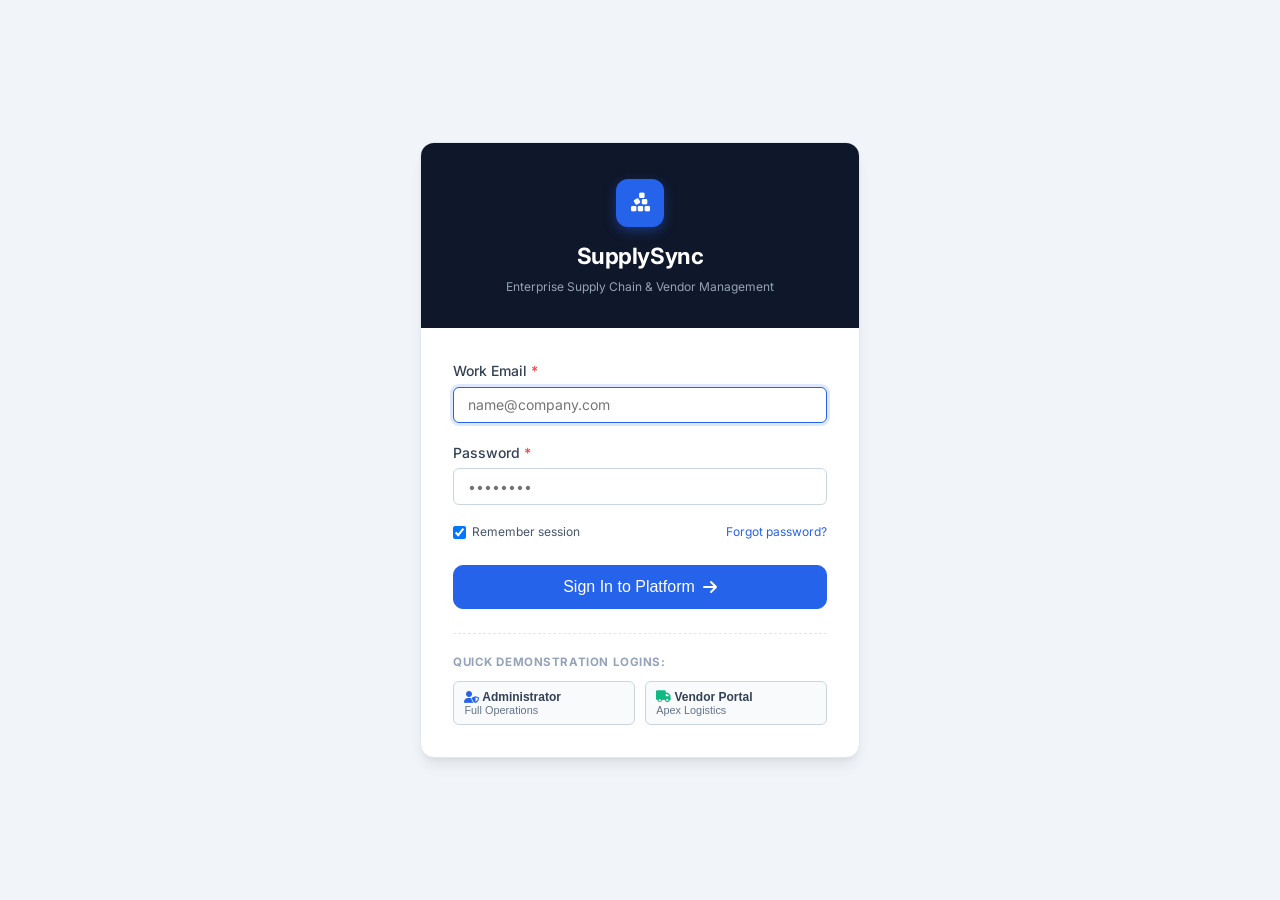
<file: frontend/products.html>
<!DOCTYPE html>
<html lang="en">
<head>
    <meta charset="UTF-8">
    <meta name="viewport" content="width=device-width, initial-scale=1.0">
    <title>Product Catalog – SupplySync Enterprise</title>
    <link rel="stylesheet" href="https://cdnjs.cloudflare.com/ajax/libs/font-awesome/6.5.1/css/all.min.css">
    <link rel="stylesheet" href="css/style.css">
    <link rel="stylesheet" href="css/dashboard.css">
    <link rel="stylesheet" href="css/components.css">
    <link rel="stylesheet" href="css/responsive.css">
</head>
<body>
    <div class="app-layout">
        <div id="sidebar-container"></div>

        <div class="main-wrapper">
            <div id="topbar-container"></div>

            <main class="content-container">
                <div class="page-header">
                    <div>
                        <h1 class="page-heading">Product Catalog</h1>
                        <p class="page-subheading">Centralized catalog of inventory SKUs, specifications, pricing and active status</p>
                    </div>
                    <div class="page-actions">
                        <button class="btn btn-primary" onclick="openAddProductModal()">
                            <i class="fa-solid fa-plus"></i> Add New Product
                        </button>
                    </div>
                </div>

                <!-- Filters -->
                <div class="filter-bar">
                    <div class="search-box">
                        <i class="fa-solid fa-magnifying-glass"></i>
                        <input type="text" id="search-input" class="search-input" placeholder="Search product name, SKU, or description..." oninput="loadProducts()">
                    </div>
                    <div class="filter-actions">
                        <select id="category-filter" class="filter-select" onchange="loadProducts()">
                            <option value="">All Categories</option>
                        </select>
                        <select id="status-filter" class="filter-select" onchange="loadProducts()">
                            <option value="">All Statuses</option>
                            <option value="ACTIVE">Active</option>
                            <option value="DISCONTINUED">Discontinued</option>
                            <option value="OUT_OF_STOCK">Out of Stock</option>
                        </select>
                        <button class="btn btn-secondary" onclick="document.getElementById('search-input').value=''; document.getElementById('category-filter').value=''; document.getElementById('status-filter').value=''; loadProducts();">
                            <i class="fa-solid fa-rotate-right"></i> Reset
                        </button>
                    </div>
                </div>

                <!-- Products Table -->
                <div class="table-container">
                    <table class="data-table">
                        <thead>
                            <tr>
                                <th>Product Name</th>
                                <th>SKU</th>
                                <th>Category</th>
                                <th>Unit Price</th>
                                <th>UOM</th>
                                <th>Status</th>
                                <th style="width: 120px;">Actions</th>
                            </tr>
                        </thead>
                        <tbody id="products-tbody">
                            <tr><td colspan="7" style="text-align: center; padding: 3rem;"><i class="fa-solid fa-circle-notch fa-spin"></i> Loading catalog...</td></tr>
                        </tbody>
                    </table>
                </div>
            </main>
        </div>
    </div>

    <!-- Add / Edit Product Modal -->
    <div class="modal-overlay" id="product-modal">
        <div class="modal modal-lg">
            <div class="modal-header">
                <h3 class="modal-title" id="product-modal-title">Add New Product</h3>
                <button class="modal-close" onclick="Common.closeModal('product-modal')">&times;</button>
            </div>
            <form id="product-form" onsubmit="handleProductFormSubmit(event)">
                <div class="modal-body">
                    <input type="hidden" id="product-id">

                    <div class="form-row">
                        <div class="form-group">
                            <label class="form-label required" for="product-name">Product Name</label>
                            <input type="text" id="product-name" class="form-control" placeholder="e.g. Industrial Steel Rods 2m" required>
                        </div>
                        <div class="form-group">
                            <label class="form-label required" for="product-sku">SKU Code</label>
                            <input type="text" id="product-sku" class="form-control" placeholder="e.g. STL-ROD-01" required>
                        </div>
                    </div>

                    <div class="form-row">
                        <div class="form-group">
                            <label class="form-label required" for="product-category">Category</label>
                            <select id="product-category" class="form-control" required>
                                <option value="">Select Category...</option>
                            </select>
                        </div>
                        <div class="form-group">
                            <label class="form-label required" for="product-price">Unit Price ($)</label>
                            <input type="number" step="0.01" min="0.01" id="product-price" class="form-control" placeholder="0.00" required>
                        </div>
                    </div>

                    <div class="form-row">
                        <div class="form-group">
                            <label class="form-label required" for="product-uom">Unit of Measurement (UOM)</label>
                            <input type="text" id="product-uom" class="form-control" placeholder="e.g. Units, Boxes, Kg, Liters, Spools" required>
                        </div>
                        <div class="form-group">
                            <label class="form-label" for="product-status">Listing Status</label>
                            <select id="product-status" class="form-control">
                                <option value="ACTIVE">Active</option>
                                <option value="DISCONTINUED">Discontinued</option>
                                <option value="OUT_OF_STOCK">Out of Stock</option>
                            </select>
                        </div>
                    </div>

                    <div class="form-group">
                        <label class="form-label" for="product-description">Description & Technical Specifications</label>
                        <textarea id="product-description" class="form-control" rows="3" placeholder="Dimensions, material grade, manufacturer specs..."></textarea>
                    </div>
                </div>
                <div class="modal-footer">
                    <button type="button" class="btn btn-secondary" onclick="Common.closeModal('product-modal')">Cancel</button>
                    <button type="submit" class="btn btn-primary"><i class="fa-solid fa-floppy-disk"></i> Save Product</button>
                </div>
            </form>
        </div>
    </div>

    <script src="js/api.js"></script>
    <script src="js/auth.js"></script>
    <script src="js/common.js"></script>
    <script src="js/products.js"></script>
    <script>
        document.addEventListener('DOMContentLoaded', () => {
            if (Auth.requireAuth()) {
                Common.initLayout('products', 'Product Catalog', 'Supply Chain');
                initProductsPage();
            }
        });
    </script>
</body>
</html>
</file>
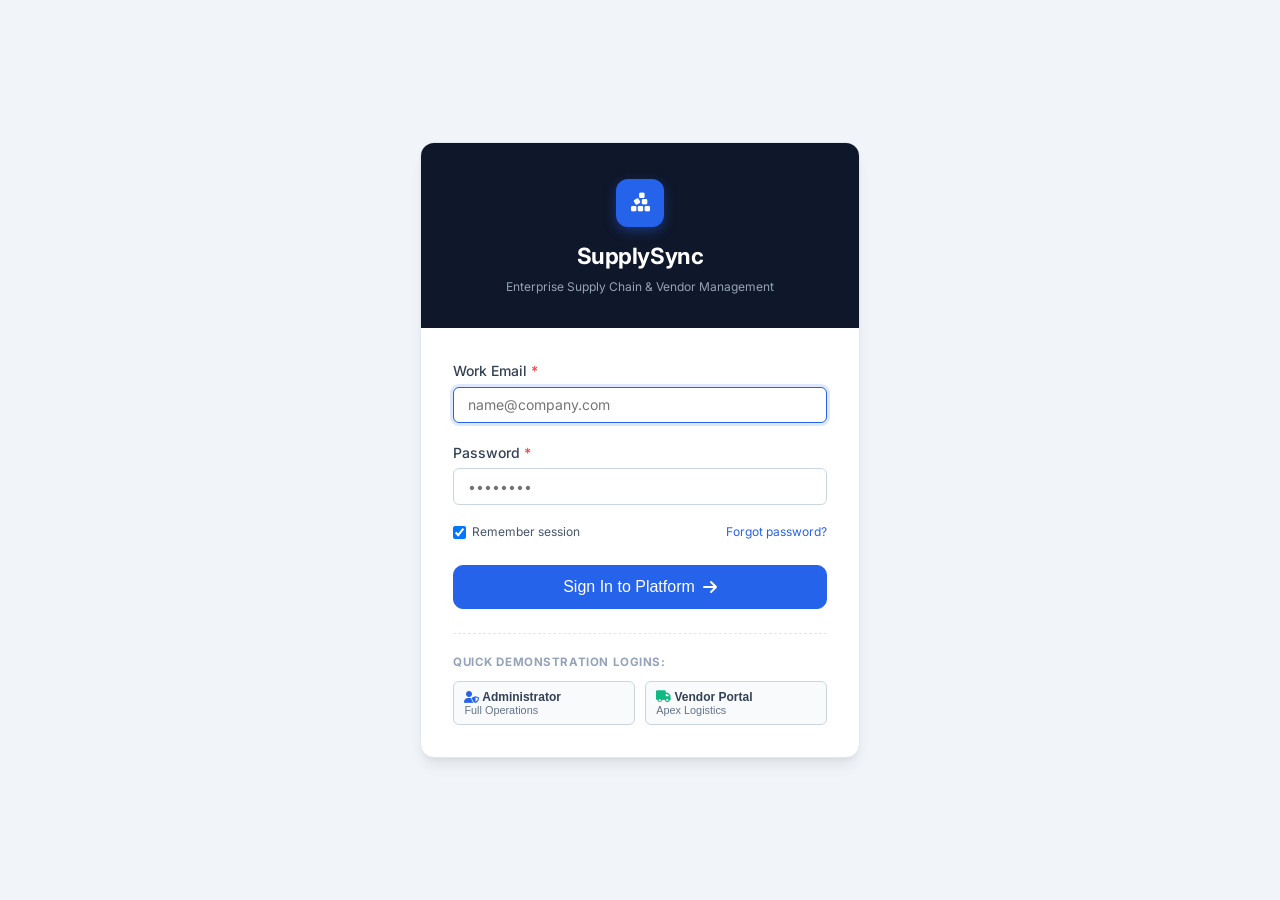
<file: frontend/profile.html>
<!DOCTYPE html>
<html lang="en">
<head>
    <meta charset="UTF-8">
    <meta name="viewport" content="width=device-width, initial-scale=1.0">
    <title>User Profile – SupplySync Enterprise</title>
    <link rel="stylesheet" href="https://cdnjs.cloudflare.com/ajax/libs/font-awesome/6.5.1/css/all.min.css">
    <link rel="stylesheet" href="css/style.css">
    <link rel="stylesheet" href="css/dashboard.css">
    <link rel="stylesheet" href="css/components.css">
    <link rel="stylesheet" href="css/responsive.css">
</head>
<body>
    <div class="app-layout">
        <div id="sidebar-container"></div>

        <div class="main-wrapper">
            <div id="topbar-container"></div>

            <main class="content-container">
                <div class="page-header">
                    <div>
                        <h1 class="page-heading">User Profile & Credentials</h1>
                        <p class="page-subheading">Manage your account information, contact credentials, and security password</p>
                    </div>
                </div>

                <div style="display: grid; grid-template-columns: 1fr 2fr; gap: 1.5rem; align-items: flex-start;">
                    <!-- User Card -->
                    <div class="card" style="text-align: center;">
                        <div style="width: 80px; height: 80px; border-radius: 50%; background: var(--primary); color: #ffffff; display: flex; align-items: center; justify-content: center; font-size: 2rem; font-weight: 700; margin: 0 auto 1rem;" id="profile-avatar">
                            U
                        </div>
                        <h2 style="font-size: 1.25rem; font-weight: 700; color: var(--navy-900);" id="profile-display-name">User Account</h2>
                        <div style="margin-top: 0.35rem;">
                            <span class="badge badge-primary" id="profile-role">ROLE</span>
                        </div>

                        <div id="profile-vendor-info" style="display: none; margin-top: 1rem; padding: 0.75rem; background: var(--slate-50); border-radius: var(--radius-sm); border: 1px solid var(--slate-200);">
                            <span style="font-size: 0.72rem; color: var(--slate-400); font-weight: 700; text-transform: uppercase;">Linked Vendor Partner:</span>
                            <div style="font-weight: 600; color: var(--navy-900);" id="profile-vendor-name">-</div>
                        </div>

                        <div style="margin-top: 1.5rem; border-top: 1px solid var(--slate-100); padding-top: 1rem; font-size: 0.8rem; color: var(--slate-500); text-align: left;">
                            <div><i class="fa-solid fa-calendar-check" style="margin-right: 0.4rem;"></i> Joined: <strong id="profile-joined">-</strong></div>
                            <div style="margin-top: 0.35rem;"><i class="fa-solid fa-shield-halved" style="margin-right: 0.4rem;"></i> Auth: <strong>BCrypt & Stateless JWT</strong></div>
                        </div>
                    </div>

                    <!-- Forms Column -->
                    <div style="display: flex; flex-direction: column; gap: 1.5rem;">
                        <!-- Profile Information Form -->
                        <div class="card">
                            <div class="card-header">
                                <h3 class="card-title">Personal Information</h3>
                            </div>
                            <form onsubmit="handleProfileUpdate(event)">
                                <div class="form-group">
                                    <label class="form-label" for="profile-email">Work Email (Read Only)</label>
                                    <input type="email" id="profile-email" class="form-control" readonly>
                                </div>
                                <div class="form-row">
                                    <div class="form-group">
                                        <label class="form-label required" for="profile-fullname">Full Name</label>
                                        <input type="text" id="profile-fullname" class="form-control" required>
                                    </div>
                                    <div class="form-group">
                                        <label class="form-label" for="profile-phone">Contact Phone</label>
                                        <input type="text" id="profile-phone" class="form-control">
                                    </div>
                                </div>
                                <button type="submit" class="btn btn-primary">
                                    <i class="fa-solid fa-floppy-disk"></i> Update Profile
                                </button>
                            </form>
                        </div>

                        <!-- Change Password Form -->
                        <div class="card">
                            <div class="card-header">
                                <h3 class="card-title">Change Password</h3>
                            </div>
                            <form id="password-form" onsubmit="handlePasswordChange(event)">
                                <div class="form-group">
                                    <label class="form-label required" for="pwd-current">Current Password</label>
                                    <input type="password" id="pwd-current" class="form-control" placeholder="••••••••" required>
                                </div>
                                <div class="form-row">
                                    <div class="form-group">
                                        <label class="form-label required" for="pwd-new">New Password (Min 6 Characters)</label>
                                        <input type="password" id="pwd-new" class="form-control" placeholder="••••••••" minlength="6" required>
                                    </div>
                                    <div class="form-group">
                                        <label class="form-label required" for="pwd-confirm">Confirm New Password</label>
                                        <input type="password" id="pwd-confirm" class="form-control" placeholder="••••••••" minlength="6" required>
                                    </div>
                                </div>
                                <button type="submit" class="btn btn-secondary">
                                    <i class="fa-solid fa-key"></i> Update Password
                                </button>
                            </form>
                        </div>
                    </div>
                </div>
            </main>
        </div>
    </div>

    <script src="js/api.js"></script>
    <script src="js/auth.js"></script>
    <script src="js/common.js"></script>
    <script src="js/profile.js"></script>
    <script>
        document.addEventListener('DOMContentLoaded', () => {
            if (Auth.requireAuth()) {
                Common.initLayout('profile', 'User Profile', 'Account');
                loadUserProfile();
            }
        });
    </script>
</body>
</html>
</file>
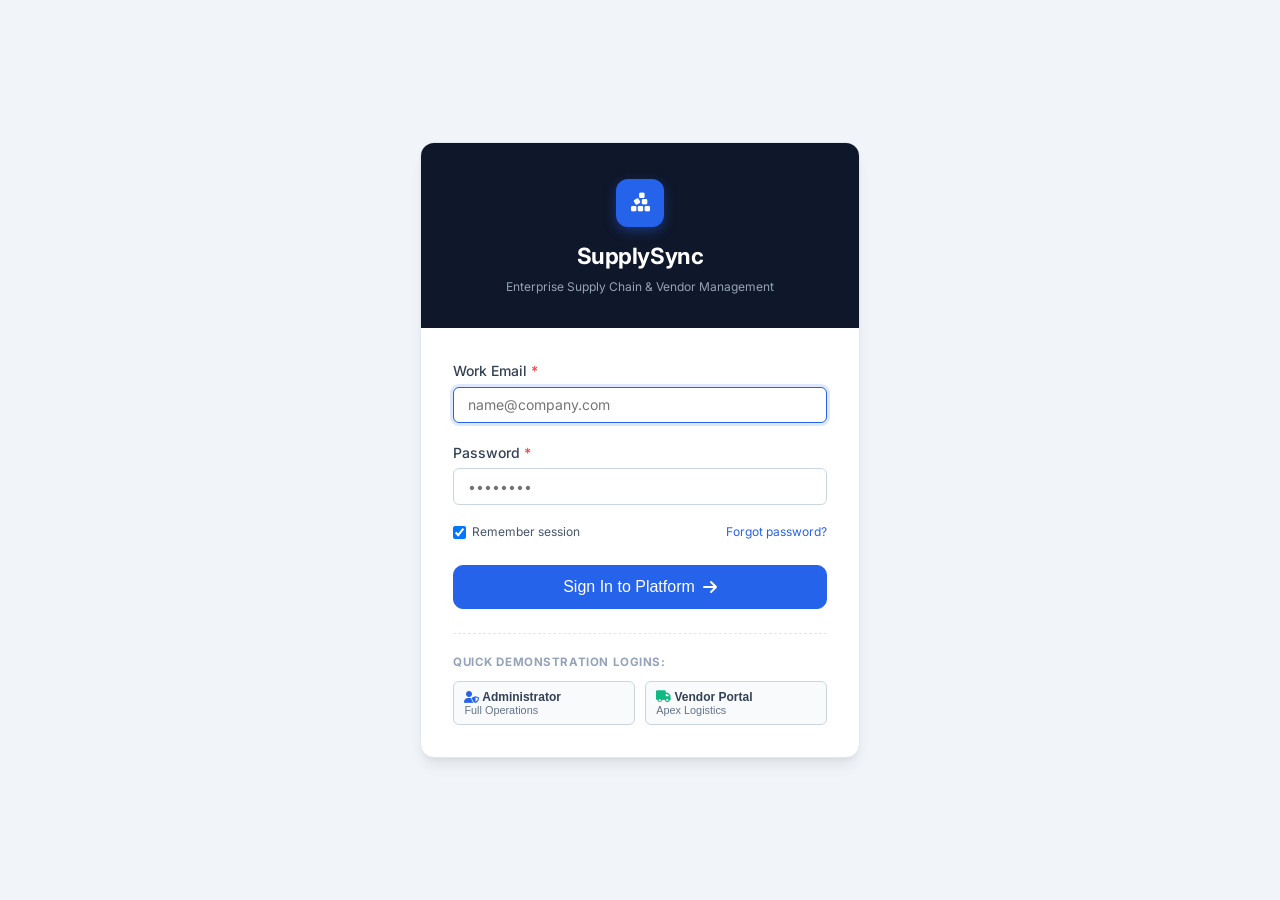
<file: frontend/purchase-orders.html>
<!DOCTYPE html>
<html lang="en">
<head>
    <meta charset="UTF-8">
    <meta name="viewport" content="width=device-width, initial-scale=1.0">
    <title>Purchase Orders – SupplySync Enterprise</title>
    <link rel="stylesheet" href="https://cdnjs.cloudflare.com/ajax/libs/font-awesome/6.5.1/css/all.min.css">
    <link rel="stylesheet" href="css/style.css">
    <link rel="stylesheet" href="css/dashboard.css">
    <link rel="stylesheet" href="css/components.css">
    <link rel="stylesheet" href="css/responsive.css">
</head>
<body>
    <div class="app-layout">
        <div id="sidebar-container"></div>

        <div class="main-wrapper">
            <div id="topbar-container"></div>

            <main class="content-container">
                <div class="page-header">
                    <div>
                        <h1 class="page-heading">Purchase Order Management</h1>
                        <p class="page-subheading">Generate binding commercial purchase orders, track vendor fulfillment, and reconcile inventory receipts</p>
                    </div>
                    <div class="page-actions">
                        <button class="btn btn-primary" onclick="openCreatePoModal()">
                            <i class="fa-solid fa-cart-plus"></i> Create Purchase Order
                        </button>
                    </div>
                </div>

                <!-- Filters -->
                <div class="filter-bar">
                    <div class="search-box">
                        <i class="fa-solid fa-magnifying-glass"></i>
                        <input type="text" id="search-input" class="search-input" placeholder="Search PO number or vendor..." oninput="loadPurchaseOrders()">
                    </div>
                    <div class="filter-actions">
                        <select id="status-filter" class="filter-select" onchange="loadPurchaseOrders()">
                            <option value="">All Statuses</option>
                            <option value="PENDING">Pending</option>
                            <option value="APPROVED">Approved</option>
                            <option value="PROCESSING">Processing</option>
                            <option value="SHIPPED">Shipped</option>
                            <option value="DELIVERED">Delivered</option>
                            <option value="CANCELLED">Cancelled</option>
                        </select>
                        <input type="date" id="start-date-filter" class="form-control" style="width: 140px;" onchange="loadPurchaseOrders()" title="From Date">
                        <input type="date" id="end-date-filter" class="form-control" style="width: 140px;" onchange="loadPurchaseOrders()" title="To Date">
                        <button class="btn btn-secondary" onclick="document.getElementById('search-input').value=''; document.getElementById('status-filter').value=''; document.getElementById('start-date-filter').value=''; document.getElementById('end-date-filter').value=''; loadPurchaseOrders();">
                            <i class="fa-solid fa-rotate-right"></i> Reset
                        </button>
                    </div>
                </div>

                <!-- Orders Table -->
                <div class="table-container">
                    <table class="data-table">
                        <thead>
                            <tr>
                                <th>Order #</th>
                                <th>Vendor</th>
                                <th>Order Date</th>
                                <th>Delivery Due</th>
                                <th>Items</th>
                                <th>Total ($)</th>
                                <th>Status</th>
                                <th style="width: 160px;">Actions</th>
                            </tr>
                        </thead>
                        <tbody id="orders-tbody">
                            <tr><td colspan="8" style="text-align: center; padding: 3rem;"><i class="fa-solid fa-circle-notch fa-spin"></i> Loading purchase orders...</td></tr>
                        </tbody>
                    </table>
                </div>
            </main>
        </div>
    </div>

    <!-- Create Purchase Order Modal -->
    <div class="modal-overlay" id="create-po-modal">
        <div class="modal modal-xl">
            <div class="modal-header">
                <div>
                    <h3 class="modal-title">Generate Purchase Order</h3>
                    <p class="card-subtitle">Select vendor, specify items, and define contractual terms</p>
                </div>
                <button class="modal-close" onclick="Common.closeModal('create-po-modal')">&times;</button>
            </div>
            <form id="po-form" onsubmit="handlePoFormSubmit(event)">
                <div class="modal-body">
                    <div class="form-row">
                        <div class="form-group">
                            <label class="form-label required" for="po-vendor">Vendor</label>
                            <select id="po-vendor" class="form-control" required>
                                <option value="">Select Vendor...</option>
                            </select>
                        </div>
                        <div class="form-group">
                            <label class="form-label required" for="po-date">Order Date</label>
                            <input type="date" id="po-date" class="form-control" required>
                        </div>
                        <div class="form-group">
                            <label class="form-label required" for="po-expected-date">Expected Delivery Date</label>
                            <input type="date" id="po-expected-date" class="form-control" required>
                        </div>
                    </div>

                    <div class="form-group">
                        <label class="form-label" for="po-notes">Special Instructions & Delivery Terms</label>
                        <input type="text" id="po-notes" class="form-control" placeholder="Dock 4 receiving, bill of lading required upon arrival...">
                    </div>

                    <div style="display: flex; justify-content: space-between; align-items: center; margin-bottom: 0.75rem; margin-top: 1.25rem;">
                        <h4 style="font-size: 0.95rem; font-weight: 700; color: var(--navy-900);">Order Line Items</h4>
                        <button type="button" class="btn btn-sm btn-secondary" onclick="addPoItemRow()">
                            <i class="fa-solid fa-plus"></i> Add Item
                        </button>
                    </div>

                    <div class="table-container" style="box-shadow: none; border: 1px solid var(--slate-200); margin-bottom: 1.25rem;">
                        <table class="data-table">
                            <thead>
                                <tr>
                                    <th style="width: 45%;">Product SKU</th>
                                    <th style="width: 15%;">Quantity</th>
                                    <th style="width: 20%;">Unit Price ($)</th>
                                    <th style="width: 15%;">Subtotal</th>
                                    <th style="width: 5%;"></th>
                                </tr>
                            </thead>
                            <tbody id="po-items-tbody"></tbody>
                        </table>
                    </div>

                    <div style="display: flex; justify-content: flex-end;">
                        <div class="po-totals-box" style="margin: 0; width: 300px; background: var(--slate-50); padding: 1rem; border-radius: var(--radius-sm); border: 1px solid var(--slate-200);">
                            <div class="po-total-row">
                                <span>Subtotal:</span>
                                <strong id="po-summary-subtotal">$0.00</strong>
                            </div>
                            <div class="po-total-row">
                                <span>Standard Tax (5%):</span>
                                <strong id="po-summary-tax">$0.00</strong>
                            </div>
                            <div class="po-total-row grand-total">
                                <span>Total Amount:</span>
                                <span id="po-summary-total">$0.00</span>
                            </div>
                        </div>
                    </div>
                </div>
                <div class="modal-footer">
                    <button type="button" class="btn btn-secondary" onclick="Common.closeModal('create-po-modal')">Cancel</button>
                    <button type="submit" class="btn btn-primary"><i class="fa-solid fa-file-invoice"></i> Issue Purchase Order</button>
                </div>
            </form>
        </div>
    </div>

    <!-- Update Order Status Modal -->
    <div class="modal-overlay" id="update-status-modal">
        <div class="modal modal-sm">
            <div class="modal-header">
                <h3 class="modal-title">Update Order Status</h3>
                <button class="modal-close" onclick="Common.closeModal('update-status-modal')">&times;</button>
            </div>
            <form id="update-status-form" onsubmit="handleStatusUpdateSubmit(event)">
                <div class="modal-body">
                    <input type="hidden" id="update-po-id">

                    <div class="form-group">
                        <label class="form-label required" for="update-po-status">Select New Status</label>
                        <select id="update-po-status" class="form-control" required>
                            <option value="PENDING">PENDING</option>
                            <option value="APPROVED">APPROVED</option>
                            <option value="PROCESSING">PROCESSING</option>
                            <option value="SHIPPED">SHIPPED</option>
                            <option value="DELIVERED">DELIVERED (Triggers Warehouse Intake)</option>
                            <option value="CANCELLED">CANCELLED</option>
                        </select>
                        <span class="form-hint" style="margin-top: 0.5rem; display: block;">
                            <i class="fa-solid fa-circle-info"></i> Marking as <strong>DELIVERED</strong> will immediately update warehouse inventory and generate automatic stock receipt transaction records.
                        </span>
                    </div>
                </div>
                <div class="modal-footer">
                    <button type="button" class="btn btn-secondary" onclick="Common.closeModal('update-status-modal')">Cancel</button>
                    <button type="submit" class="btn btn-primary">Update Status</button>
                </div>
            </form>
        </div>
    </div>

    <!-- Printable Purchase Order Modal -->
    <div class="modal-overlay" id="print-po-modal">
        <div class="modal modal-xl">
            <div class="modal-header no-print">
                <h3 class="modal-title">Purchase Order Document</h3>
                <div style="display: flex; gap: 0.5rem; align-items: center;">
                    <button class="btn btn-primary" onclick="window.print()">
                        <i class="fa-solid fa-print"></i> Print Document
                    </button>
                    <button class="modal-close" onclick="Common.closeModal('print-po-modal')">&times;</button>
                </div>
            </div>
            <div class="modal-body">
                <div class="printable-po">
                    <div class="po-header">
                        <div>
                            <div class="po-company-name">SupplySync Global Logistics</div>
                            <div class="po-company-meta">100 Enterprise Way, Suite 400 &bull; Chicago, IL 60601</div>
                            <div class="po-company-meta">operations@supplysync.com &bull; +1 (800) 555-SYNC</div>
                        </div>
                        <div class="po-meta-block">
                            <div class="po-title">PURCHASE ORDER</div>
                            <div class="po-number" id="print-po-number">PO-2026-0000</div>
                            <div style="font-size: 0.8rem; color: var(--slate-500); margin-top: 0.2rem;">
                                Order Date: <span id="print-po-date">-</span>
                            </div>
                            <div style="font-size: 0.8rem; color: var(--slate-500);">
                                Delivery Due: <span id="print-po-expected">-</span>
                            </div>
                            <div style="margin-top: 0.4rem;" id="print-po-status"></div>
                        </div>
                    </div>

                    <div class="po-address-grid">
                        <div class="po-address-box">
                            <div class="po-address-heading">Vendor / Supplier</div>
                            <div style="font-weight: 700; font-size: 1rem; color: var(--navy-900);" id="print-vendor-company">Vendor Corp</div>
                            <div id="print-vendor-contact" style="font-size: 0.85rem; color: var(--slate-600);"></div>
                            <div id="print-vendor-phone" style="font-size: 0.85rem; color: var(--slate-600);"></div>
                            <div id="print-vendor-address" style="font-size: 0.85rem; color: var(--slate-600);"></div>
                        </div>
                        <div class="po-address-box">
                            <div class="po-address-heading">Ship To / Receiving Facility</div>
                            <div style="font-weight: 700; font-size: 1rem; color: var(--navy-900);">SupplySync Central Distribution Center</div>
                            <div style="font-size: 0.85rem; color: var(--slate-600);">Receiving Dock 4B, Warehouse Unit 12</div>
                            <div style="font-size: 0.85rem; color: var(--slate-600);">450 Logistics Parkway, Chicago, IL 60609</div>
                            <div style="font-size: 0.85rem; color: var(--slate-600);">receiving@supplysync.com</div>
                        </div>
                    </div>

                    <div class="table-container" style="box-shadow: none; border: 1px solid var(--slate-300); margin-bottom: 1.5rem;">
                        <table class="data-table">
                            <thead>
                                <tr>
                                    <th style="width: 5%;">#</th>
                                    <th style="width: 50%;">Description / Product SKU</th>
                                    <th style="width: 15%;">Quantity</th>
                                    <th style="width: 15%;">Unit Price</th>
                                    <th style="width: 15%;">Total Price</th>
                                </tr>
                            </thead>
                            <tbody id="print-po-items-tbody"></tbody>
                        </table>
                    </div>

                    <div style="display: flex; justify-content: space-between; align-items: flex-start;">
                        <div style="max-width: 55%; font-size: 0.8rem; color: var(--slate-500);">
                            <strong>Terms & Delivery Notes:</strong>
                            <p id="print-po-notes" style="margin-top: 0.25rem;">Standard Net 30 payment terms upon warehouse acceptance inspection.</p>
                        </div>
                        <div class="po-totals-box">
                            <div class="po-total-row">
                                <span>Subtotal:</span>
                                <strong id="print-po-subtotal">$0.00</strong>
                            </div>
                            <div class="po-total-row">
                                <span>Tax (5%):</span>
                                <strong id="print-po-tax">$0.00</strong>
                            </div>
                            <div class="po-total-row grand-total">
                                <span>Grand Total:</span>
                                <span id="print-po-grand-total">$0.00</span>
                            </div>
                        </div>
                    </div>

                    <div class="po-footer-signatures">
                        <div>
                            <div class="signature-line">Authorized Buyer Signature</div>
                        </div>
                        <div>
                            <div class="signature-line">Vendor Acceptance & Date</div>
                        </div>
                    </div>
                </div>
            </div>
            <div class="modal-footer no-print">
                <button type="button" class="btn btn-secondary" onclick="Common.closeModal('print-po-modal')">Close</button>
                <button type="button" class="btn btn-primary" onclick="window.print()">
                    <i class="fa-solid fa-print"></i> Print Document
                </button>
            </div>
        </div>
    </div>

    <script src="js/api.js"></script>
    <script src="js/auth.js"></script>
    <script src="js/common.js"></script>
    <script src="js/orders.js"></script>
    <script>
        document.addEventListener('DOMContentLoaded', () => {
            if (Auth.requireAuth()) {
                Common.initLayout('orders', 'Purchase Orders', 'Operations');
                initOrdersPage();
            }
        });
    </script>
</body>
</html>
</file>
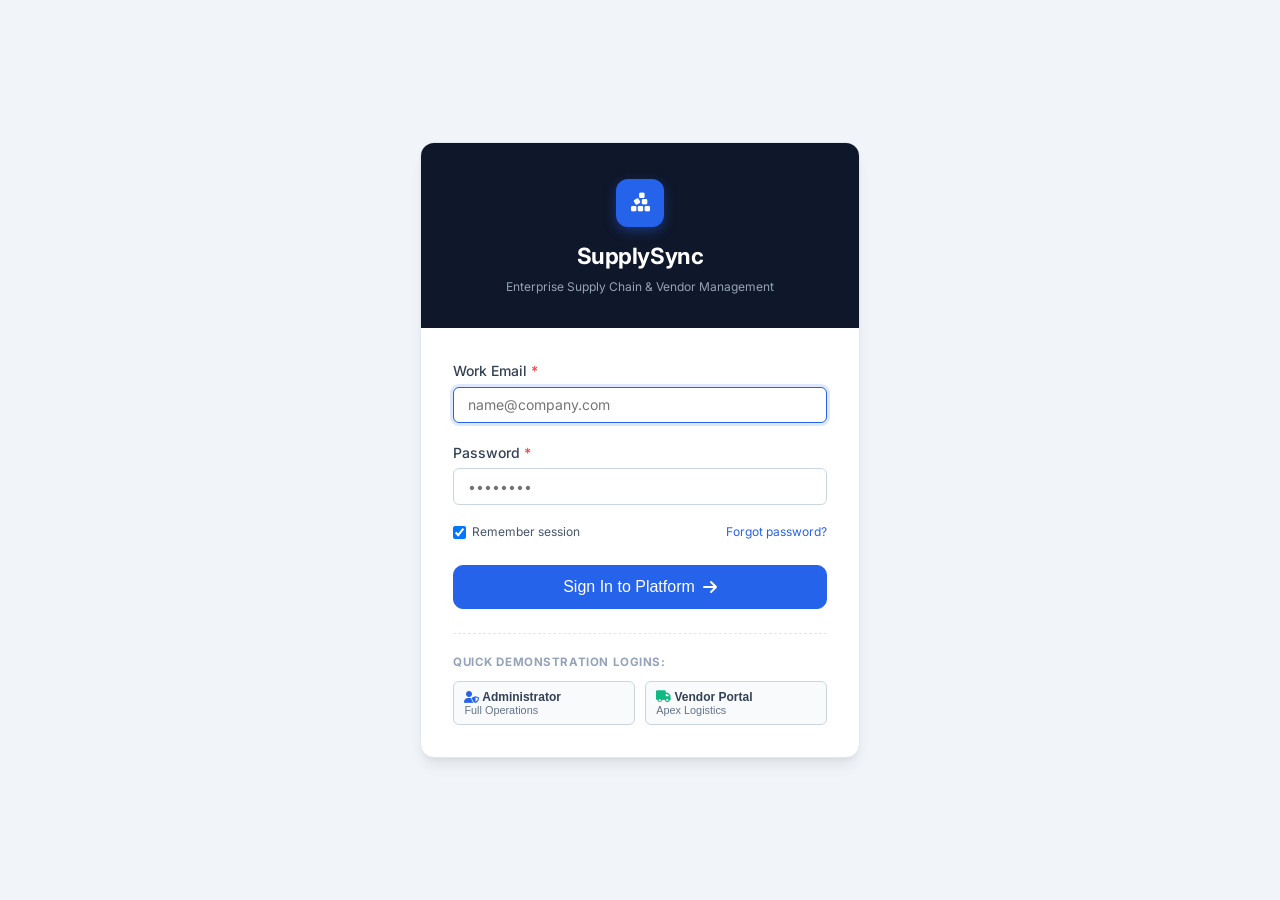
<file: frontend/settings.html>
<!DOCTYPE html>
<html lang="en">
<head>
    <meta charset="UTF-8">
    <meta name="viewport" content="width=device-width, initial-scale=1.0">
    <title>System Settings – SupplySync Enterprise</title>
    <link rel="stylesheet" href="https://cdnjs.cloudflare.com/ajax/libs/font-awesome/6.5.1/css/all.min.css">
    <link rel="stylesheet" href="css/style.css">
    <link rel="stylesheet" href="css/dashboard.css">
    <link rel="stylesheet" href="css/components.css">
    <link rel="stylesheet" href="css/responsive.css">
</head>
<body>
    <div class="app-layout">
        <div id="sidebar-container"></div>

        <div class="main-wrapper">
            <div id="topbar-container"></div>

            <main class="content-container">
                <div class="page-header">
                    <div>
                        <h1 class="page-heading">System Settings & Configurations</h1>
                        <p class="page-subheading">Enterprise operating parameters, warehouse definitions, and technical environment specifications</p>
                    </div>
                </div>

                <div style="display: grid; grid-template-columns: 1fr 1fr; gap: 1.5rem;">
                    <!-- General Settings -->
                    <div class="card">
                        <div class="card-header">
                            <h3 class="card-title">Warehouse & Operational Parameters</h3>
                        </div>
                        <div class="form-group">
                            <label class="form-label">Primary Distribution Facility</label>
                            <input type="text" class="form-control" value="SupplySync Central Distribution Center" readonly>
                        </div>
                        <div class="form-group">
                            <label class="form-label">Default Receiving Dock</label>
                            <input type="text" class="form-control" value="Receiving Bay 4B, Warehouse Unit 12" readonly>
                        </div>
                        <div class="form-row">
                            <div class="form-group">
                                <label class="form-label">Default Purchase Order Tax Rate</label>
                                <input type="text" class="form-control" value="5.00 %" readonly>
                            </div>
                            <div class="form-group">
                                <label class="form-label">Currency Standard</label>
                                <input type="text" class="form-control" value="USD ($)" readonly>
                            </div>
                        </div>
                    </div>

                    <!-- Technical Specifications -->
                    <div class="card">
                        <div class="card-header">
                            <h3 class="card-title">Technology Stack Diagnostics</h3>
                        </div>
                        <div style="font-size: var(--font-size-sm); color: var(--slate-700); display: flex; flex-direction: column; gap: 0.75rem;">
                            <div style="display: flex; justify-content: space-between; border-bottom: 1px solid var(--slate-100); padding-bottom: 0.5rem;">
                                <span>Backend Runtime:</span>
                                <strong>Java 21 LTS</strong>
                            </div>
                            <div style="display: flex; justify-content: space-between; border-bottom: 1px solid var(--slate-100); padding-bottom: 0.5rem;">
                                <span>Framework:</span>
                                <strong>Spring Boot 3.3.4 (Spring Data JPA, Spring Security)</strong>
                            </div>
                            <div style="display: flex; justify-content: space-between; border-bottom: 1px solid var(--slate-100); padding-bottom: 0.5rem;">
                                <span>Relational Database:</span>
                                <strong>MySQL 8.x (InnoDB, UTF-8 MB4)</strong>
                            </div>
                            <div style="display: flex; justify-content: space-between; border-bottom: 1px solid var(--slate-100); padding-bottom: 0.5rem;">
                                <span>Authentication Architecture:</span>
                                <strong>Stateless JWT (HMAC-SHA256) & BCrypt</strong>
                            </div>
                            <div style="display: flex; justify-content: space-between; border-bottom: 1px solid var(--slate-100); padding-bottom: 0.5rem;">
                                <span>Frontend Architecture:</span>
                                <strong>HTML5, CSS3, Vanilla JavaScript, Chart.js</strong>
                            </div>
                            <div style="display: flex; justify-content: space-between; padding-top: 0.25rem;">
                                <span>API Protocol:</span>
                                <strong>RESTful JSON over Fetch API</strong>
                            </div>
                        </div>
                    </div>
                </div>
            </main>
        </div>
    </div>

    <script src="js/api.js"></script>
    <script src="js/auth.js"></script>
    <script src="js/common.js"></script>
    <script>
        document.addEventListener('DOMContentLoaded', () => {
            if (Auth.requireAuth()) {
                Common.initLayout('settings', 'System Settings', 'Account');
            }
        });
    </script>
</body>
</html>
</file>
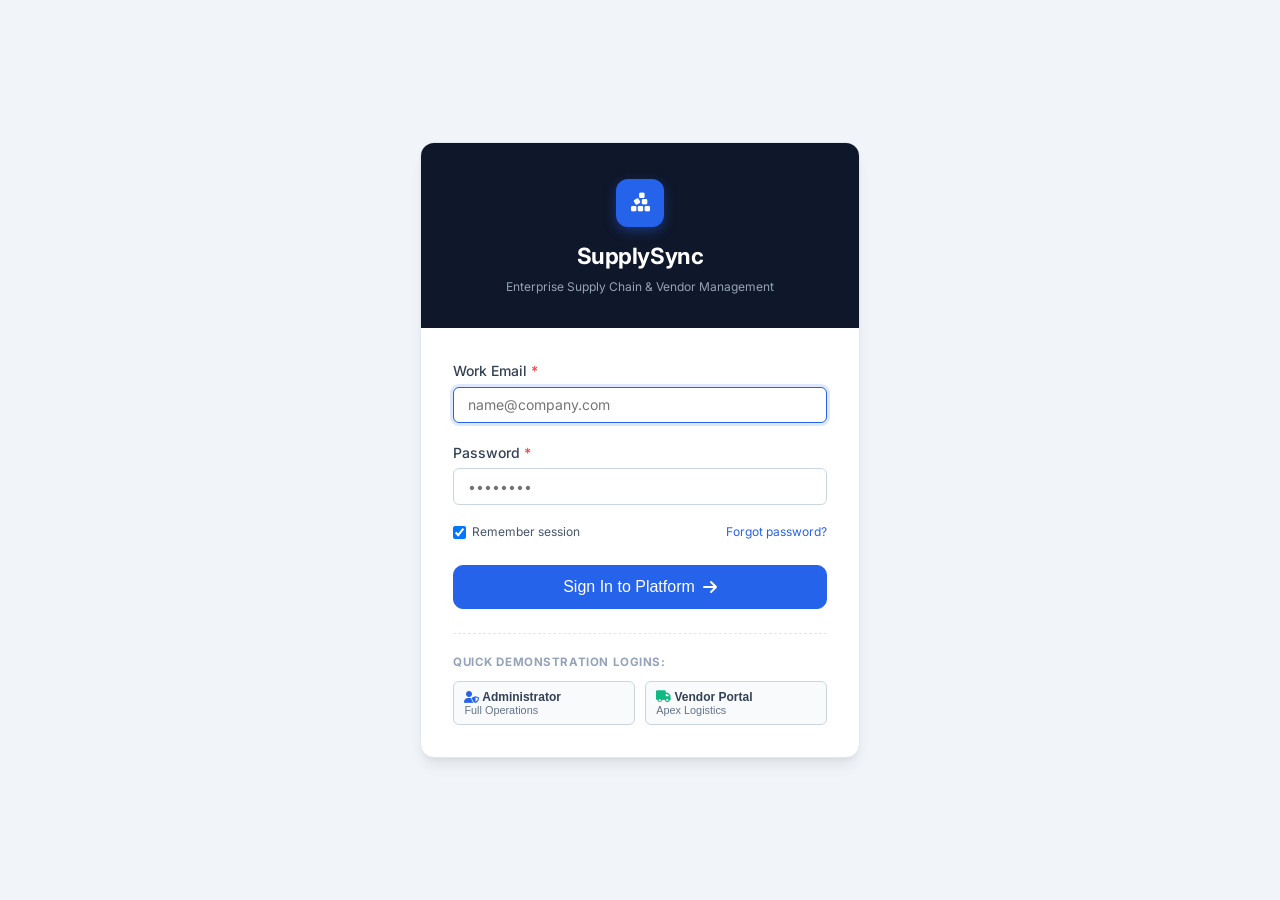
<file: frontend/transactions.html>
<!DOCTYPE html>
<html lang="en">
<head>
    <meta charset="UTF-8">
    <meta name="viewport" content="width=device-width, initial-scale=1.0">
    <title>Stock Movements & Audit Logs – SupplySync Enterprise</title>
    <link rel="stylesheet" href="https://cdnjs.cloudflare.com/ajax/libs/font-awesome/6.5.1/css/all.min.css">
    <link rel="stylesheet" href="css/style.css">
    <link rel="stylesheet" href="css/dashboard.css">
    <link rel="stylesheet" href="css/components.css">
    <link rel="stylesheet" href="css/responsive.css">
</head>
<body>
    <div class="app-layout">
        <div id="sidebar-container"></div>

        <div class="main-wrapper">
            <div id="topbar-container"></div>

            <main class="content-container">
                <div class="page-header">
                    <div>
                        <h1 class="page-heading">Stock Transaction History</h1>
                        <p class="page-subheading">Immutable audit log of all inventory movements, receipts, issues, and manual balance overrides</p>
                    </div>
                    <div class="page-actions">
                        <a href="inventory.html" class="btn btn-primary">
                            <i class="fa-solid fa-warehouse"></i> Warehouse Inventory
                        </a>
                    </div>
                </div>

                <!-- Filters -->
                <div class="filter-bar">
                    <div class="search-box">
                        <i class="fa-solid fa-magnifying-glass"></i>
                        <input type="text" id="search-input" class="search-input" placeholder="Search by product name, SKU, or order reference..." oninput="loadTransactions()">
                    </div>
                    <div class="filter-actions">
                        <select id="type-filter" class="filter-select" onchange="loadTransactions()">
                            <option value="">All Movement Types</option>
                            <option value="PURCHASE_RECEIVED">Purchase Received (PO Inward)</option>
                            <option value="STOCK_ADDED">Stock Added</option>
                            <option value="STOCK_REMOVED">Stock Removed</option>
                            <option value="MANUAL_ADJUSTMENT">Manual Adjustment</option>
                        </select>
                        <button class="btn btn-secondary" onclick="document.getElementById('search-input').value=''; document.getElementById('type-filter').value=''; loadTransactions();">
                            <i class="fa-solid fa-rotate-right"></i> Reset
                        </button>
                    </div>
                </div>

                <!-- Transactions Table -->
                <div class="table-container">
                    <table class="data-table">
                        <thead>
                            <tr>
                                <th>Tx ID</th>
                                <th>Product Item</th>
                                <th>Type</th>
                                <th>Quantity</th>
                                <th>Previous &rarr; New</th>
                                <th>Reference</th>
                                <th>Timestamp</th>
                                <th>Reason / Operator</th>
                            </tr>
                        </thead>
                        <tbody id="transactions-tbody">
                            <tr><td colspan="8" style="text-align: center; padding: 3rem;"><i class="fa-solid fa-circle-notch fa-spin"></i> Loading transaction history...</td></tr>
                        </tbody>
                    </table>
                </div>
            </main>
        </div>
    </div>

    <script src="js/api.js"></script>
    <script src="js/auth.js"></script>
    <script src="js/common.js"></script>
    <script src="js/transactions.js"></script>
    <script>
        document.addEventListener('DOMContentLoaded', () => {
            if (Auth.requireAuth()) {
                Common.initLayout('transactions', 'Stock Movements', 'Operations');
                loadTransactions();
            }
        });
    </script>
</body>
</html>
</file>
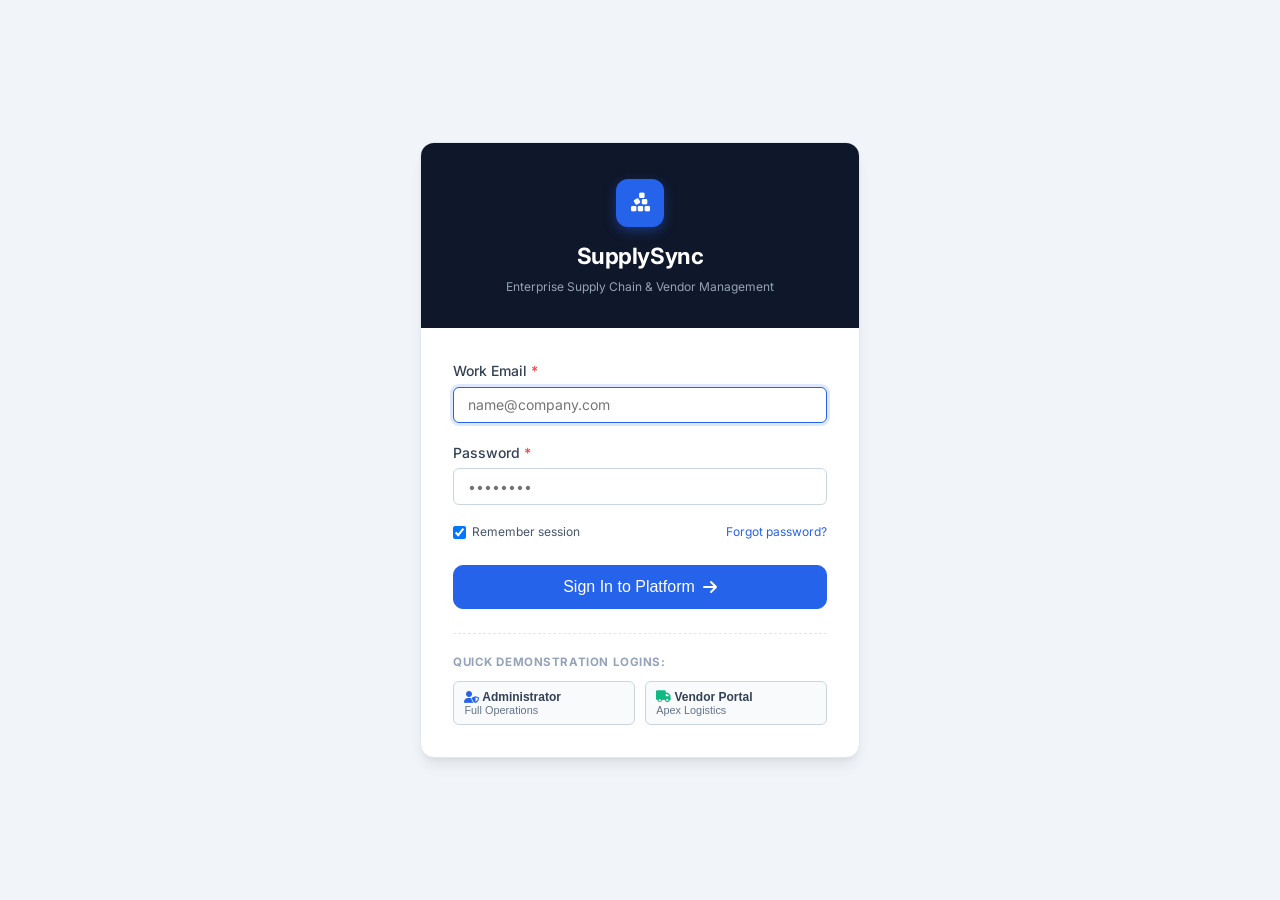
<file: frontend/vendors.html>
<!DOCTYPE html>
<html lang="en">
<head>
    <meta charset="UTF-8">
    <meta name="viewport" content="width=device-width, initial-scale=1.0">
    <title>Vendor Management – SupplySync Enterprise</title>
    <link rel="stylesheet" href="https://cdnjs.cloudflare.com/ajax/libs/font-awesome/6.5.1/css/all.min.css">
    <link rel="stylesheet" href="css/style.css">
    <link rel="stylesheet" href="css/dashboard.css">
    <link rel="stylesheet" href="css/components.css">
    <link rel="stylesheet" href="css/responsive.css">
</head>
<body>
    <div class="app-layout">
        <div id="sidebar-container"></div>

        <div class="main-wrapper">
            <div id="topbar-container"></div>

            <main class="content-container">
                <div class="page-header">
                    <div>
                        <h1 class="page-heading">Vendor Management</h1>
                        <p class="page-subheading">Manage suppliers, business relationships, contact info, and performance history</p>
                    </div>
                    <div class="page-actions">
                        <button class="btn btn-primary" onclick="openAddVendorModal()">
                            <i class="fa-solid fa-plus"></i> Add New Vendor
                        </button>
                    </div>
                </div>

                <!-- Search & Filters -->
                <div class="filter-bar">
                    <div class="search-box">
                        <i class="fa-solid fa-magnifying-glass"></i>
                        <input type="text" id="search-input" class="search-input" placeholder="Search by company, contact person, city, or email..." oninput="loadVendors()">
                    </div>
                    <div class="filter-actions">
                        <select id="status-filter" class="filter-select" onchange="loadVendors()">
                            <option value="">All Statuses</option>
                            <option value="ACTIVE">Active</option>
                            <option value="PENDING">Pending</option>
                            <option value="INACTIVE">Inactive</option>
                        </select>
                        <input type="text" id="category-filter" class="form-control" style="width: 180px;" placeholder="Filter by category..." oninput="loadVendors()">
                        <button class="btn btn-secondary" onclick="document.getElementById('search-input').value=''; document.getElementById('status-filter').value=''; document.getElementById('category-filter').value=''; loadVendors();">
                            <i class="fa-solid fa-rotate-right"></i> Reset
                        </button>
                    </div>
                </div>

                <!-- Vendor Table -->
                <div class="table-container">
                    <table class="data-table">
                        <thead>
                            <tr>
                                <th>Company Name</th>
                                <th>Contact Person</th>
                                <th>Contact Details</th>
                                <th>City</th>
                                <th>Category</th>
                                <th>Status</th>
                                <th style="width: 120px;">Actions</th>
                            </tr>
                        </thead>
                        <tbody id="vendors-tbody">
                            <tr><td colspan="7" style="text-align: center; padding: 3rem;"><i class="fa-solid fa-circle-notch fa-spin"></i> Loading suppliers...</td></tr>
                        </tbody>
                    </table>
                </div>
            </main>
        </div>
    </div>

    <!-- Add / Edit Vendor Modal -->
    <div class="modal-overlay" id="vendor-modal">
        <div class="modal modal-lg">
            <div class="modal-header">
                <h3 class="modal-title" id="vendor-modal-title">Add New Vendor</h3>
                <button class="modal-close" onclick="Common.closeModal('vendor-modal')">&times;</button>
            </div>
            <form id="vendor-form" onsubmit="handleVendorFormSubmit(event)">
                <div class="modal-body">
                    <input type="hidden" id="vendor-id">

                    <div class="form-row">
                        <div class="form-group">
                            <label class="form-label required" for="company-name">Company Name</label>
                            <input type="text" id="company-name" class="form-control" placeholder="e.g. Acme Industrial Corp" required>
                        </div>
                        <div class="form-group">
                            <label class="form-label required" for="contact-person">Primary Contact Person</label>
                            <input type="text" id="contact-person" class="form-control" placeholder="e.g. Jane Smith" required>
                        </div>
                    </div>

                    <div class="form-row">
                        <div class="form-group">
                            <label class="form-label required" for="email">Business Email</label>
                            <input type="email" id="email" class="form-control" placeholder="contact@acme.com" required>
                        </div>
                        <div class="form-group">
                            <label class="form-label required" for="phone">Phone Number</label>
                            <input type="text" id="phone" class="form-control" placeholder="+1 555-0100" required>
                        </div>
                    </div>

                    <div class="form-row">
                        <div class="form-group">
                            <label class="form-label" for="city">City / Region</label>
                            <input type="text" id="city" class="form-control" placeholder="Chicago">
                        </div>
                        <div class="form-group">
                            <label class="form-label" for="business-category">Business Category</label>
                            <input type="text" id="business-category" class="form-control" placeholder="e.g. Raw Materials, Electronics">
                        </div>
                        <div class="form-group">
                            <label class="form-label" for="vendor-status">Vendor Status</label>
                            <select id="vendor-status" class="form-control">
                                <option value="ACTIVE">Active</option>
                                <option value="PENDING">Pending</option>
                                <option value="INACTIVE">Inactive</option>
                            </select>
                        </div>
                    </div>

                    <div class="form-group">
                        <label class="form-label" for="address">Full Physical Address</label>
                        <textarea id="address" class="form-control" rows="2" placeholder="Street address, building, suite..."></textarea>
                    </div>
                </div>
                <div class="modal-footer">
                    <button type="button" class="btn btn-secondary" onclick="Common.closeModal('vendor-modal')">Cancel</button>
                    <button type="submit" class="btn btn-primary"><i class="fa-solid fa-floppy-disk"></i> Save Vendor</button>
                </div>
            </form>
        </div>
    </div>

    <!-- Vendor Details & Orders Modal -->
    <div class="modal-overlay" id="vendor-details-modal">
        <div class="modal modal-xl">
            <div class="modal-header">
                <div>
                    <h3 class="modal-title" id="view-company">-</h3>
                    <p class="card-subtitle">Supplier Profile & Historical Orders</p>
                </div>
                <button class="modal-close" onclick="Common.closeModal('vendor-details-modal')">&times;</button>
            </div>
            <div class="modal-body">
                <div class="po-address-grid" style="margin-bottom: 1.5rem;">
                    <div class="po-address-box">
                        <div class="po-address-heading">Contact Details</div>
                        <p><strong>Contact:</strong> <span id="view-contact">-</span></p>
                        <p><strong>Email:</strong> <span id="view-email">-</span></p>
                        <p><strong>Phone:</strong> <span id="view-phone">-</span></p>
                        <p><strong>Status:</strong> <span id="view-status">-</span></p>
                    </div>
                    <div class="po-address-box">
                        <div class="po-address-heading">Business Information</div>
                        <p><strong>Category:</strong> <span id="view-category">-</span></p>
                        <p><strong>Facility Address:</strong> <span id="view-address">-</span></p>
                    </div>
                </div>

                <h4 style="font-size: 1rem; font-weight: 700; margin-bottom: 0.75rem; color: var(--navy-900);">Order History</h4>
                <div class="table-container" style="box-shadow: none;">
                    <table class="data-table">
                        <thead>
                            <tr>
                                <th>Order Number</th>
                                <th>Date</th>
                                <th>Total Amount</th>
                                <th>Status</th>
                            </tr>
                        </thead>
                        <tbody id="vendor-orders-tbody">
                            <tr><td colspan="4" class="table-empty">Loading orders...</td></tr>
                        </tbody>
                    </table>
                </div>
            </div>
            <div class="modal-footer">
                <button type="button" class="btn btn-secondary" onclick="Common.closeModal('vendor-details-modal')">Close</button>
            </div>
        </div>
    </div>

    <script src="js/api.js"></script>
    <script src="js/auth.js"></script>
    <script src="js/common.js"></script>
    <script src="js/vendors.js"></script>
    <script>
        document.addEventListener('DOMContentLoaded', () => {
            if (Auth.requireAuth()) {
                Common.initLayout('vendors', 'Vendor Management', 'Supply Chain');
                loadVendors();
            }
        });
    </script>
</body>
</html>
</file>
<file: frontend/css/style.css>
/* ==========================================================================
   SupplySync Enterprise Design System - Style.css
   Modern, Clean, Enterprise SaaS Theme
   ========================================================================== */

@import url('https://fonts.googleapis.com/css2?family=Inter:wght@300;400;500;600;700&display=swap');

:root {
    /* Color Palette */
    --primary: #2563eb;
    --primary-hover: #1d4ed8;
    --primary-light: #eff6ff;
    --primary-border: #bfdbfe;

    --navy-900: #0f172a;
    --navy-800: #1e293b;
    --navy-700: #334155;
    --navy-600: #475569;

    --slate-50: #f8fafc;
    --slate-100: #f1f5f9;
    --slate-200: #e2e8f0;
    --slate-300: #cbd5e1;
    --slate-400: #94a3b8;
    --slate-500: #64748b;
    --slate-600: #475569;
    --slate-700: #334155;
    --slate-800: #1e293b;
    --slate-900: #0f172a;

    --success: #10b981;
    --success-light: #ecfdf5;
    --success-border: #a7f3d0;
    --warning: #f59e0b;
    --warning-light: #fffbeb;
    --warning-border: #fde68a;
    --danger: #ef4444;
    --danger-light: #fef2f2;
    --danger-border: #fecaca;
    --info: #0284c7;
    --info-light: #f0f9ff;
    --info-border: #bae6fd;

    /* Typography */
    --font-family: 'Inter', -apple-system, BlinkMacSystemFont, "Segoe UI", Roboto, sans-serif;
    --font-size-xs: 0.75rem;    /* 12px */
    --font-size-sm: 0.875rem;   /* 14px */
    --font-size-base: 1rem;     /* 16px */
    --font-size-lg: 1.125rem;   /* 18px */
    --font-size-xl: 1.25rem;    /* 20px */
    --font-size-2xl: 1.5rem;    /* 24px */
    --font-size-3xl: 1.875rem;  /* 30px */

    /* Shadows */
    --shadow-sm: 0 1px 2px 0 rgb(0 0 0 / 0.05);
    --shadow-md: 0 4px 6px -1px rgb(0 0 0 / 0.07), 0 2px 4px -2px rgb(0 0 0 / 0.07);
    --shadow-lg: 0 10px 15px -3px rgb(0 0 0 / 0.08), 0 4px 6px -4px rgb(0 0 0 / 0.08);

    /* Layout & Dimensions */
    --sidebar-width: 260px;
    --sidebar-collapsed-width: 72px;
    --header-height: 64px;
    --radius-sm: 6px;
    --radius-md: 10px;
    --radius-lg: 14px;
    --radius-full: 9999px;
    --transition: all 0.2s ease-in-out;
}

*, *::before, *::after {
    box-sizing: border-box;
    margin: 0;
    padding: 0;
}

body {
    font-family: var(--font-family);
    background-color: var(--slate-100);
    color: var(--slate-800);
    line-height: 1.5;
    -webkit-font-smoothing: antialiased;
    -moz-osx-font-smoothing: grayscale;
}

a {
    color: var(--primary);
    text-decoration: none;
    transition: var(--transition);
}

a:hover {
    color: var(--primary-hover);
}

/* ==========================================================================
   Buttons
   ========================================================================== */
.btn {
    display: inline-flex;
    align-items: center;
    justify-content: center;
    gap: 0.5rem;
    padding: 0.55rem 1rem;
    font-size: var(--font-size-sm);
    font-weight: 500;
    border-radius: var(--radius-sm);
    border: 1px solid transparent;
    cursor: pointer;
    transition: var(--transition);
    text-decoration: none;
    white-space: nowrap;
}

.btn:disabled {
    opacity: 0.6;
    cursor: not-allowed;
}

.btn-primary {
    background-color: var(--primary);
    color: #ffffff;
    border-color: var(--primary);
}

.btn-primary:hover:not(:disabled) {
    background-color: var(--primary-hover);
    border-color: var(--primary-hover);
    color: #ffffff;
}

.btn-secondary {
    background-color: #ffffff;
    color: var(--slate-700);
    border-color: var(--slate-300);
}

.btn-secondary:hover:not(:disabled) {
    background-color: var(--slate-50);
    border-color: var(--slate-400);
    color: var(--slate-900);
}

.btn-danger {
    background-color: var(--danger);
    color: #ffffff;
    border-color: var(--danger);
}

.btn-danger:hover:not(:disabled) {
    background-color: #dc2626;
    border-color: #dc2626;
}

.btn-success {
    background-color: var(--success);
    color: #ffffff;
    border-color: var(--success);
}

.btn-success:hover:not(:disabled) {
    background-color: #059669;
    border-color: #059669;
}

.btn-sm {
    padding: 0.35rem 0.65rem;
    font-size: var(--font-size-xs);
    border-radius: var(--radius-sm);
}

.btn-lg {
    padding: 0.75rem 1.5rem;
    font-size: var(--font-size-base);
    border-radius: var(--radius-md);
}

.btn-icon {
    padding: 0.5rem;
    border-radius: var(--radius-sm);
}

/* ==========================================================================
   Form Controls
   ========================================================================== */
.form-group {
    margin-bottom: 1.15rem;
}

.form-label {
    display: block;
    margin-bottom: 0.35rem;
    font-size: var(--font-size-sm);
    font-weight: 500;
    color: var(--slate-700);
}

.form-label.required::after {
    content: " *";
    color: var(--danger);
}

.form-control {
    width: 100%;
    padding: 0.55rem 0.85rem;
    font-size: var(--font-size-sm);
    font-family: inherit;
    color: var(--slate-800);
    background-color: #ffffff;
    border: 1px solid var(--slate-300);
    border-radius: var(--radius-sm);
    transition: var(--transition);
    outline: none;
}

.form-control:focus {
    border-color: var(--primary);
    box-shadow: 0 0 0 3px rgba(37, 99, 235, 0.15);
}

.form-control:disabled, .form-control[readonly] {
    background-color: var(--slate-100);
    cursor: not-allowed;
}

textarea.form-control {
    min-height: 80px;
    resize: vertical;
}

.form-hint {
    font-size: var(--font-size-xs);
    color: var(--slate-500);
    margin-top: 0.25rem;
}

.form-error {
    font-size: var(--font-size-xs);
    color: var(--danger);
    margin-top: 0.25rem;
}

.form-row {
    display: grid;
    grid-template-columns: repeat(auto-fit, minmax(200px, 1fr));
    gap: 1rem;
}

/* ==========================================================================
   Badges & Tags
   ========================================================================== */
.badge {
    display: inline-flex;
    align-items: center;
    gap: 0.35rem;
    padding: 0.25rem 0.65rem;
    font-size: var(--font-size-xs);
    font-weight: 600;
    border-radius: var(--radius-full);
    text-transform: uppercase;
    letter-spacing: 0.03em;
}

.badge-success {
    background-color: var(--success-light);
    color: #065f46;
    border: 1px solid var(--success-border);
}

.badge-warning {
    background-color: var(--warning-light);
    color: #92400e;
    border: 1px solid var(--warning-border);
}

.badge-danger {
    background-color: var(--danger-light);
    color: #991b1b;
    border: 1px solid var(--danger-border);
}

.badge-info {
    background-color: var(--info-light);
    color: #075985;
    border: 1px solid var(--info-border);
}

.badge-primary {
    background-color: var(--primary-light);
    color: var(--primary-hover);
    border: 1px solid var(--primary-border);
}

.badge-secondary {
    background-color: var(--slate-200);
    color: var(--slate-700);
    border: 1px solid var(--slate-300);
}

/* ==========================================================================
   Tables
   ========================================================================== */
.table-container {
    width: 100%;
    overflow-x: auto;
    background: #ffffff;
    border-radius: var(--radius-md);
    border: 1px solid var(--slate-200);
    box-shadow: var(--shadow-sm);
}

.data-table {
    width: 100%;
    border-collapse: collapse;
    text-align: left;
    font-size: var(--font-size-sm);
}

.data-table th {
    background-color: var(--slate-50);
    color: var(--slate-600);
    font-weight: 600;
    padding: 0.85rem 1rem;
    border-bottom: 1px solid var(--slate-200);
    white-space: nowrap;
}

.data-table td {
    padding: 0.85rem 1rem;
    border-bottom: 1px solid var(--slate-200);
    color: var(--slate-700);
    vertical-align: middle;
}

.data-table tbody tr:last-child td {
    border-bottom: none;
}

.data-table tbody tr:hover {
    background-color: #fafbfc;
}

.table-empty {
    text-align: center;
    padding: 3rem 1rem;
    color: var(--slate-400);
}

.table-empty i {
    font-size: 2.5rem;
    margin-bottom: 0.5rem;
    display: block;
}

/* ==========================================================================
   Cards
   ========================================================================== */
.card {
    background: #ffffff;
    border-radius: var(--radius-md);
    border: 1px solid var(--slate-200);
    box-shadow: var(--shadow-sm);
    padding: 1.5rem;
    transition: var(--transition);
}

.card:hover {
    box-shadow: var(--shadow-md);
}

.card-header {
    display: flex;
    align-items: center;
    justify-content: space-between;
    margin-bottom: 1.25rem;
    padding-bottom: 0.75rem;
    border-bottom: 1px solid var(--slate-100);
}

.card-title {
    font-size: var(--font-size-lg);
    font-weight: 600;
    color: var(--slate-900);
}

.card-subtitle {
    font-size: var(--font-size-xs);
    color: var(--slate-500);
    margin-top: 0.2rem;
}
</file>
<file: frontend/css/components.css>
/* ==========================================================================
   SupplySync Enterprise - components.css
   Modals, Toast Alerts, Filters, Stepper, Printable PO
   ========================================================================== */

/* ==========================================================================
   Modal Dialogs
   ========================================================================== */
.modal-overlay {
    position: fixed;
    top: 0;
    left: 0;
    right: 0;
    bottom: 0;
    background-color: rgba(15, 23, 42, 0.6);
    backdrop-filter: blur(2px);
    display: flex;
    align-items: center;
    justify-content: center;
    z-index: 1000;
    opacity: 0;
    visibility: hidden;
    transition: all 0.25s ease;
    padding: 1rem;
}

.modal-overlay.active {
    opacity: 1;
    visibility: visible;
}

.modal {
    background: #ffffff;
    border-radius: var(--radius-lg);
    box-shadow: var(--shadow-lg);
    width: 100%;
    max-width: 580px;
    max-height: 90vh;
    display: flex;
    flex-direction: column;
    transform: scale(0.95);
    transition: transform 0.25s ease;
    overflow: hidden;
}

.modal-overlay.active .modal {
    transform: scale(1);
}

.modal-lg {
    max-width: 800px;
}

.modal-xl {
    max-width: 1000px;
}

.modal-sm {
    max-width: 420px;
}

.modal-header {
    padding: 1.25rem 1.5rem;
    border-bottom: 1px solid var(--slate-200);
    display: flex;
    align-items: center;
    justify-content: space-between;
}

.modal-title {
    font-size: var(--font-size-lg);
    font-weight: 700;
    color: var(--slate-900);
}

.modal-close {
    background: none;
    border: none;
    font-size: 1.25rem;
    color: var(--slate-400);
    cursor: pointer;
    transition: var(--transition);
    padding: 0.25rem;
    line-height: 1;
}

.modal-close:hover {
    color: var(--slate-700);
}

.modal-body {
    padding: 1.5rem;
    overflow-y: auto;
    flex: 1;
}

.modal-footer {
    padding: 1rem 1.5rem;
    border-top: 1px solid var(--slate-200);
    background-color: var(--slate-50);
    display: flex;
    align-items: center;
    justify-content: flex-end;
    gap: 0.75rem;
}

/* ==========================================================================
   Toast Notifications
   ========================================================================== */
.toast-container {
    position: fixed;
    top: 1.25rem;
    right: 1.25rem;
    z-index: 2000;
    display: flex;
    flex-direction: column;
    gap: 0.5rem;
    pointer-events: none;
}

.toast {
    pointer-events: auto;
    min-width: 300px;
    max-width: 420px;
    background: #ffffff;
    border-radius: var(--radius-md);
    box-shadow: 0 10px 15px -3px rgba(0, 0, 0, 0.1), 0 4px 6px -2px rgba(0, 0, 0, 0.05);
    border-left: 4px solid var(--primary);
    padding: 0.85rem 1.15rem;
    display: flex;
    align-items: flex-start;
    gap: 0.75rem;
    transform: translateX(120%);
    transition: transform 0.3s cubic-bezier(0.16, 1, 0.3, 1);
}

.toast.show {
    transform: translateX(0);
}

.toast-icon {
    font-size: 1.15rem;
    margin-top: 0.1rem;
}

.toast-content {
    flex: 1;
}

.toast-title {
    font-size: var(--font-size-sm);
    font-weight: 600;
    color: var(--slate-900);
}

.toast-message {
    font-size: var(--font-size-xs);
    color: var(--slate-600);
    margin-top: 0.15rem;
}

.toast-success { border-left-color: var(--success); }
.toast-success .toast-icon { color: var(--success); }

.toast-error { border-left-color: var(--danger); }
.toast-error .toast-icon { color: var(--danger); }

.toast-warning { border-left-color: var(--warning); }
.toast-warning .toast-icon { color: var(--warning); }

.toast-info { border-left-color: var(--info); }
.toast-info .toast-icon { color: var(--info); }

/* ==========================================================================
   Filter and Search Bar Component
   ========================================================================== */
.filter-bar {
    background: #ffffff;
    border-radius: var(--radius-md);
    border: 1px solid var(--slate-200);
    padding: 1rem 1.25rem;
    margin-bottom: 1.25rem;
    display: flex;
    align-items: center;
    justify-content: space-between;
    gap: 1rem;
    flex-wrap: wrap;
    box-shadow: var(--shadow-sm);
}

.search-box {
    position: relative;
    flex: 1;
    min-width: 240px;
}

.search-box i {
    position: absolute;
    left: 0.85rem;
    top: 50%;
    transform: translateY(-50%);
    color: var(--slate-400);
    font-size: 0.9rem;
}

.search-input {
    width: 100%;
    padding: 0.55rem 0.85rem 0.55rem 2.25rem;
    border: 1px solid var(--slate-300);
    border-radius: var(--radius-sm);
    font-size: var(--font-size-sm);
    outline: none;
    transition: var(--transition);
}

.search-input:focus {
    border-color: var(--primary);
    box-shadow: 0 0 0 3px rgba(37, 99, 235, 0.15);
}

.filter-actions {
    display: flex;
    align-items: center;
    gap: 0.75rem;
    flex-wrap: wrap;
}

.filter-select {
    padding: 0.55rem 0.85rem;
    border: 1px solid var(--slate-300);
    border-radius: var(--radius-sm);
    font-size: var(--font-size-sm);
    background-color: #ffffff;
    color: var(--slate-700);
    outline: none;
    cursor: pointer;
}

.filter-select:focus {
    border-color: var(--primary);
}

/* ==========================================================================
   Delivery Status Stepper
   ========================================================================== */
.delivery-stepper {
    display: flex;
    justify-content: space-between;
    align-items: center;
    position: relative;
    margin: 1.5rem 0;
    padding: 0 1rem;
}

.delivery-stepper::before {
    content: '';
    position: absolute;
    top: 15px;
    left: 40px;
    right: 40px;
    height: 3px;
    background-color: var(--slate-200);
    z-index: 1;
}

.step-item {
    display: flex;
    flex-direction: column;
    align-items: center;
    gap: 0.4rem;
    position: relative;
    z-index: 2;
    text-align: center;
}

.step-circle {
    width: 32px;
    height: 32px;
    border-radius: 50%;
    background-color: #ffffff;
    border: 2px solid var(--slate-300);
    color: var(--slate-400);
    display: flex;
    align-items: center;
    justify-content: center;
    font-size: 0.8rem;
    font-weight: 600;
    transition: var(--transition);
}

.step-item.completed .step-circle {
    background-color: var(--success);
    border-color: var(--success);
    color: #ffffff;
}

.step-item.active .step-circle {
    border-color: var(--primary);
    background-color: var(--primary);
    color: #ffffff;
    box-shadow: 0 0 0 4px rgba(37, 99, 235, 0.2);
}

.step-label {
    font-size: 0.72rem;
    font-weight: 600;
    color: var(--slate-500);
}

.step-item.active .step-label {
    color: var(--primary);
}

.step-item.completed .step-label {
    color: var(--slate-800);
}

/* ==========================================================================
   Printable Purchase Order Document
   ========================================================================== */
.printable-po {
    background: #ffffff;
    padding: 2.5rem;
    color: var(--slate-900);
    font-family: var(--font-family);
    border-radius: var(--radius-md);
}

.po-header {
    display: flex;
    justify-content: space-between;
    align-items: flex-start;
    padding-bottom: 1.5rem;
    border-bottom: 2px solid var(--slate-200);
    margin-bottom: 1.5rem;
}

.po-company-name {
    font-size: 1.5rem;
    font-weight: 800;
    color: var(--navy-900);
}

.po-company-meta {
    font-size: var(--font-size-xs);
    color: var(--slate-500);
    margin-top: 0.25rem;
}

.po-meta-block {
    text-align: right;
}

.po-title {
    font-size: 1.35rem;
    font-weight: 800;
    color: var(--primary);
    text-transform: uppercase;
}

.po-number {
    font-size: 1rem;
    font-weight: 600;
    color: var(--slate-700);
    margin-top: 0.25rem;
}

.po-address-grid {
    display: grid;
    grid-template-columns: 1fr 1fr;
    gap: 2rem;
    margin-bottom: 2rem;
}

.po-address-box {
    background-color: var(--slate-50);
    padding: 1rem;
    border-radius: var(--radius-sm);
    border: 1px solid var(--slate-200);
}

.po-address-heading {
    font-size: 0.75rem;
    font-weight: 700;
    text-transform: uppercase;
    color: var(--slate-400);
    margin-bottom: 0.5rem;
    letter-spacing: 0.05em;
}

.po-totals-box {
    margin-left: auto;
    width: 280px;
    margin-top: 1.5rem;
}

.po-total-row {
    display: flex;
    justify-content: space-between;
    padding: 0.4rem 0;
    font-size: var(--font-size-sm);
}

.po-total-row.grand-total {
    border-top: 2px solid var(--slate-300);
    padding-top: 0.6rem;
    font-size: var(--font-size-base);
    font-weight: 700;
    color: var(--primary);
}

.po-footer-signatures {
    display: flex;
    justify-content: space-between;
    margin-top: 3.5rem;
    padding-top: 1.5rem;
    border-top: 1px dashed var(--slate-300);
}

.signature-line {
    width: 200px;
    border-top: 1px solid var(--slate-400);
    text-align: center;
    padding-top: 0.4rem;
    font-size: var(--font-size-xs);
    color: var(--slate-600);
    font-weight: 500;
}

@media print {
    body * {
        visibility: hidden;
    }
    .printable-po, .printable-po * {
        visibility: visible;
    }
    .printable-po {
        position: absolute;
        left: 0;
        top: 0;
        width: 100%;
        padding: 0;
        margin: 0;
    }
    .modal-footer, .no-print {
        display: none !important;
    }
}
</file>
<file: frontend/css/dashboard.css>
/* ==========================================================================
   SupplySync Enterprise - dashboard.css
   Sidebar, Navigation, Topbar, KPI Stats, Analytics Grid
   ========================================================================== */

.app-layout {
    display: flex;
    min-height: 100vh;
    background-color: var(--slate-100);
}

/* ==========================================================================
   Sidebar Navigation
   ========================================================================== */
.sidebar {
    width: var(--sidebar-width);
    background-color: var(--navy-900);
    color: #ffffff;
    display: flex;
    flex-direction: column;
    position: fixed;
    top: 0;
    bottom: 0;
    left: 0;
    z-index: 100;
    transition: var(--transition);
    overflow-y: auto;
}

.sidebar-header {
    height: var(--header-height);
    display: flex;
    align-items: center;
    gap: 0.75rem;
    padding: 0 1.25rem;
    border-bottom: 1px solid rgba(255, 255, 255, 0.08);
}

.brand-icon {
    width: 36px;
    height: 36px;
    background: linear-gradient(135deg, #2563eb, #3b82f6);
    border-radius: var(--radius-sm);
    display: flex;
    align-items: center;
    justify-content: center;
    font-size: 1.15rem;
    color: #ffffff;
    box-shadow: 0 2px 4px rgba(37, 99, 235, 0.4);
}

.brand-info {
    display: flex;
    flex-direction: column;
}

.brand-title {
    font-size: 1.1rem;
    font-weight: 700;
    letter-spacing: -0.02em;
    color: #ffffff;
}

.brand-subtitle {
    font-size: 0.65rem;
    text-transform: uppercase;
    letter-spacing: 0.08em;
    color: var(--slate-400);
    font-weight: 600;
}

.sidebar-menu {
    flex: 1;
    padding: 1rem 0.75rem;
    list-style: none;
    display: flex;
    flex-direction: column;
    gap: 0.25rem;
}

.menu-category {
    font-size: 0.68rem;
    font-weight: 700;
    text-transform: uppercase;
    letter-spacing: 0.08em;
    color: var(--slate-500);
    padding: 0.85rem 0.75rem 0.35rem 0.75rem;
}

.nav-item {
    position: relative;
}

.nav-link {
    display: flex;
    align-items: center;
    gap: 0.85rem;
    padding: 0.65rem 0.85rem;
    color: var(--slate-300);
    border-radius: var(--radius-sm);
    font-size: var(--font-size-sm);
    font-weight: 500;
    transition: var(--transition);
}

.nav-link i {
    font-size: 1rem;
    width: 20px;
    text-align: center;
    color: var(--slate-400);
    transition: var(--transition);
}

.nav-link:hover {
    background-color: var(--navy-800);
    color: #ffffff;
}

.nav-link:hover i {
    color: var(--primary-border);
}

.nav-link.active {
    background-color: var(--primary);
    color: #ffffff;
    font-weight: 600;
}

.nav-link.active i {
    color: #ffffff;
}

.nav-badge {
    margin-left: auto;
    background: rgba(239, 68, 68, 0.2);
    color: #fca5a5;
    padding: 0.15rem 0.45rem;
    border-radius: var(--radius-full);
    font-size: 0.7rem;
    font-weight: 700;
}

.sidebar-footer {
    padding: 1rem;
    border-top: 1px solid rgba(255, 255, 255, 0.08);
    background-color: #0b1120;
    display: flex;
    align-items: center;
    gap: 0.75rem;
}

.user-avatar {
    width: 38px;
    height: 38px;
    background-color: var(--navy-700);
    border: 2px solid var(--primary);
    border-radius: var(--radius-full);
    display: flex;
    align-items: center;
    justify-content: center;
    font-weight: 700;
    font-size: 0.85rem;
    color: #ffffff;
}

.user-info {
    flex: 1;
    overflow: hidden;
}

.user-name {
    font-size: var(--font-size-sm);
    font-weight: 600;
    color: #ffffff;
    white-space: nowrap;
    overflow: hidden;
    text-overflow: ellipsis;
}

.user-role-badge {
    font-size: 0.65rem;
    display: inline-block;
    padding: 0.1rem 0.4rem;
    border-radius: var(--radius-full);
    background: rgba(37, 99, 235, 0.3);
    color: #93c5fd;
    font-weight: 600;
    text-transform: uppercase;
}

.btn-logout {
    color: var(--slate-400);
    background: transparent;
    border: none;
    cursor: pointer;
    font-size: 1rem;
    padding: 0.4rem;
    border-radius: var(--radius-sm);
    transition: var(--transition);
}

.btn-logout:hover {
    color: var(--danger);
    background-color: rgba(239, 68, 68, 0.1);
}

/* ==========================================================================
   Main Content Area
   ========================================================================== */
.main-wrapper {
    flex: 1;
    margin-left: var(--sidebar-width);
    display: flex;
    flex-direction: column;
    min-width: 0;
}

/* Topbar Header */
.topbar {
    height: var(--header-height);
    background-color: #ffffff;
    border-bottom: 1px solid var(--slate-200);
    padding: 0 1.5rem;
    display: flex;
    align-items: center;
    justify-content: space-between;
    position: sticky;
    top: 0;
    z-index: 90;
    box-shadow: var(--shadow-sm);
}

.topbar-left {
    display: flex;
    align-items: center;
    gap: 1rem;
}

.sidebar-toggle-btn {
    background: none;
    border: none;
    font-size: 1.15rem;
    color: var(--slate-600);
    cursor: pointer;
    padding: 0.4rem;
    border-radius: var(--radius-sm);
    display: none; /* Desktop default */
}

.sidebar-toggle-btn:hover {
    background-color: var(--slate-100);
    color: var(--slate-900);
}

.page-breadcrumb {
    display: flex;
    align-items: center;
    gap: 0.5rem;
    font-size: var(--font-size-sm);
    color: var(--slate-500);
}

.breadcrumb-active {
    font-weight: 600;
    color: var(--slate-800);
}

.topbar-right {
    display: flex;
    align-items: center;
    gap: 1rem;
}

.system-status-indicator {
    display: flex;
    align-items: center;
    gap: 0.45rem;
    font-size: var(--font-size-xs);
    font-weight: 600;
    color: var(--success);
    background-color: var(--success-light);
    padding: 0.3rem 0.65rem;
    border-radius: var(--radius-full);
    border: 1px solid var(--success-border);
}

.status-dot {
    width: 7px;
    height: 7px;
    border-radius: 50%;
    background-color: var(--success);
    box-shadow: 0 0 0 2px rgba(16, 185, 129, 0.2);
}

/* ==========================================================================
   Page Content Container
   ========================================================================== */
.content-container {
    padding: 1.75rem;
    flex: 1;
}

.page-header {
    display: flex;
    align-items: center;
    justify-content: space-between;
    margin-bottom: 1.5rem;
    flex-wrap: wrap;
    gap: 1rem;
}

.page-heading {
    font-size: var(--font-size-2xl);
    font-weight: 700;
    color: var(--slate-900);
    letter-spacing: -0.02em;
}

.page-subheading {
    font-size: var(--font-size-sm);
    color: var(--slate-500);
    margin-top: 0.2rem;
}

.page-actions {
    display: flex;
    align-items: center;
    gap: 0.75rem;
}

/* ==========================================================================
   KPI Stats Grid
   ========================================================================== */
.stats-grid {
    display: grid;
    grid-template-columns: repeat(auto-fit, minmax(240px, 1fr));
    gap: 1.25rem;
    margin-bottom: 1.75rem;
}

.stat-card {
    background: #ffffff;
    border-radius: var(--radius-md);
    border: 1px solid var(--slate-200);
    padding: 1.25rem;
    box-shadow: var(--shadow-sm);
    display: flex;
    align-items: center;
    justify-content: space-between;
    transition: var(--transition);
}

.stat-card:hover {
    transform: translateY(-2px);
    box-shadow: var(--shadow-md);
}

.stat-details {
    display: flex;
    flex-direction: column;
}

.stat-label {
    font-size: var(--font-size-xs);
    font-weight: 600;
    color: var(--slate-500);
    text-transform: uppercase;
    letter-spacing: 0.04em;
    margin-bottom: 0.25rem;
}

.stat-value {
    font-size: 1.75rem;
    font-weight: 700;
    color: var(--slate-900);
    line-height: 1.2;
}

.stat-subtext {
    font-size: var(--font-size-xs);
    color: var(--slate-400);
    margin-top: 0.25rem;
}

.stat-icon {
    width: 48px;
    height: 48px;
    border-radius: var(--radius-md);
    display: flex;
    align-items: center;
    justify-content: center;
    font-size: 1.35rem;
}

.stat-icon.primary {
    background-color: var(--primary-light);
    color: var(--primary);
}

.stat-icon.success {
    background-color: var(--success-light);
    color: var(--success);
}

.stat-icon.warning {
    background-color: var(--warning-light);
    color: var(--warning);
}

.stat-icon.danger {
    background-color: var(--danger-light);
    color: var(--danger);
}

.stat-icon.info {
    background-color: var(--info-light);
    color: var(--info);
}

/* ==========================================================================
   Analytics Charts Grid
   ========================================================================== */
.charts-grid {
    display: grid;
    grid-template-columns: repeat(auto-fit, minmax(360px, 1fr));
    gap: 1.25rem;
    margin-bottom: 1.75rem;
}

.chart-card {
    background: #ffffff;
    border-radius: var(--radius-md);
    border: 1px solid var(--slate-200);
    padding: 1.25rem;
    box-shadow: var(--shadow-sm);
}

.chart-container {
    position: relative;
    height: 280px;
    width: 100%;
}

/* Tables Section in Dashboard */
.dashboard-tables-grid {
    display: grid;
    grid-template-columns: repeat(auto-fit, minmax(420px, 1fr));
    gap: 1.25rem;
}
</file>
<file: frontend/css/responsive.css>
/* ==========================================================================
   SupplySync Enterprise - responsive.css
   Mobile, Tablet, and Desktop Breakpoint Rules
   ========================================================================== */

@media (max-width: 1024px) {
    :root {
        --sidebar-width: 240px;
    }

    .charts-grid {
        grid-template-columns: 1fr;
    }

    .dashboard-tables-grid {
        grid-template-columns: 1fr;
    }
}

@media (max-width: 768px) {
    .sidebar {
        transform: translateX(-100%);
        box-shadow: var(--shadow-lg);
    }

    .sidebar.open {
        transform: translateX(0);
    }

    .sidebar-overlay {
        position: fixed;
        top: 0;
        left: 0;
        right: 0;
        bottom: 0;
        background-color: rgba(15, 23, 42, 0.5);
        z-index: 95;
        opacity: 0;
        visibility: hidden;
        transition: all 0.25s ease;
    }

    .sidebar-overlay.active {
        opacity: 1;
        visibility: visible;
    }

    .main-wrapper {
        margin-left: 0;
    }

    .sidebar-toggle-btn {
        display: block;
    }

    .content-container {
        padding: 1rem;
    }

    .stats-grid {
        grid-template-columns: 1fr;
    }

    .page-header {
        flex-direction: column;
        align-items: flex-start;
    }

    .page-actions {
        width: 100%;
        justify-content: flex-start;
    }

    .filter-bar {
        flex-direction: column;
        align-items: stretch;
    }

    .search-box {
        min-width: 100%;
    }

    .filter-actions {
        width: 100%;
        justify-content: stretch;
    }

    .filter-actions select, .filter-actions button {
        flex: 1;
    }

    .po-address-grid {
        grid-template-columns: 1fr;
        gap: 1rem;
    }

    .delivery-stepper {
        overflow-x: auto;
        padding-bottom: 0.5rem;
    }
}

@media (max-width: 480px) {
    .btn {
        width: 100%;
    }

    .form-row {
        grid-template-columns: 1fr;
    }

    .modal {
        margin: 0.5rem;
        max-height: 95vh;
    }

    .toast-container {
        left: 1rem;
        right: 1rem;
    }

    .toast {
        min-width: 100%;
    }
}
</file>
